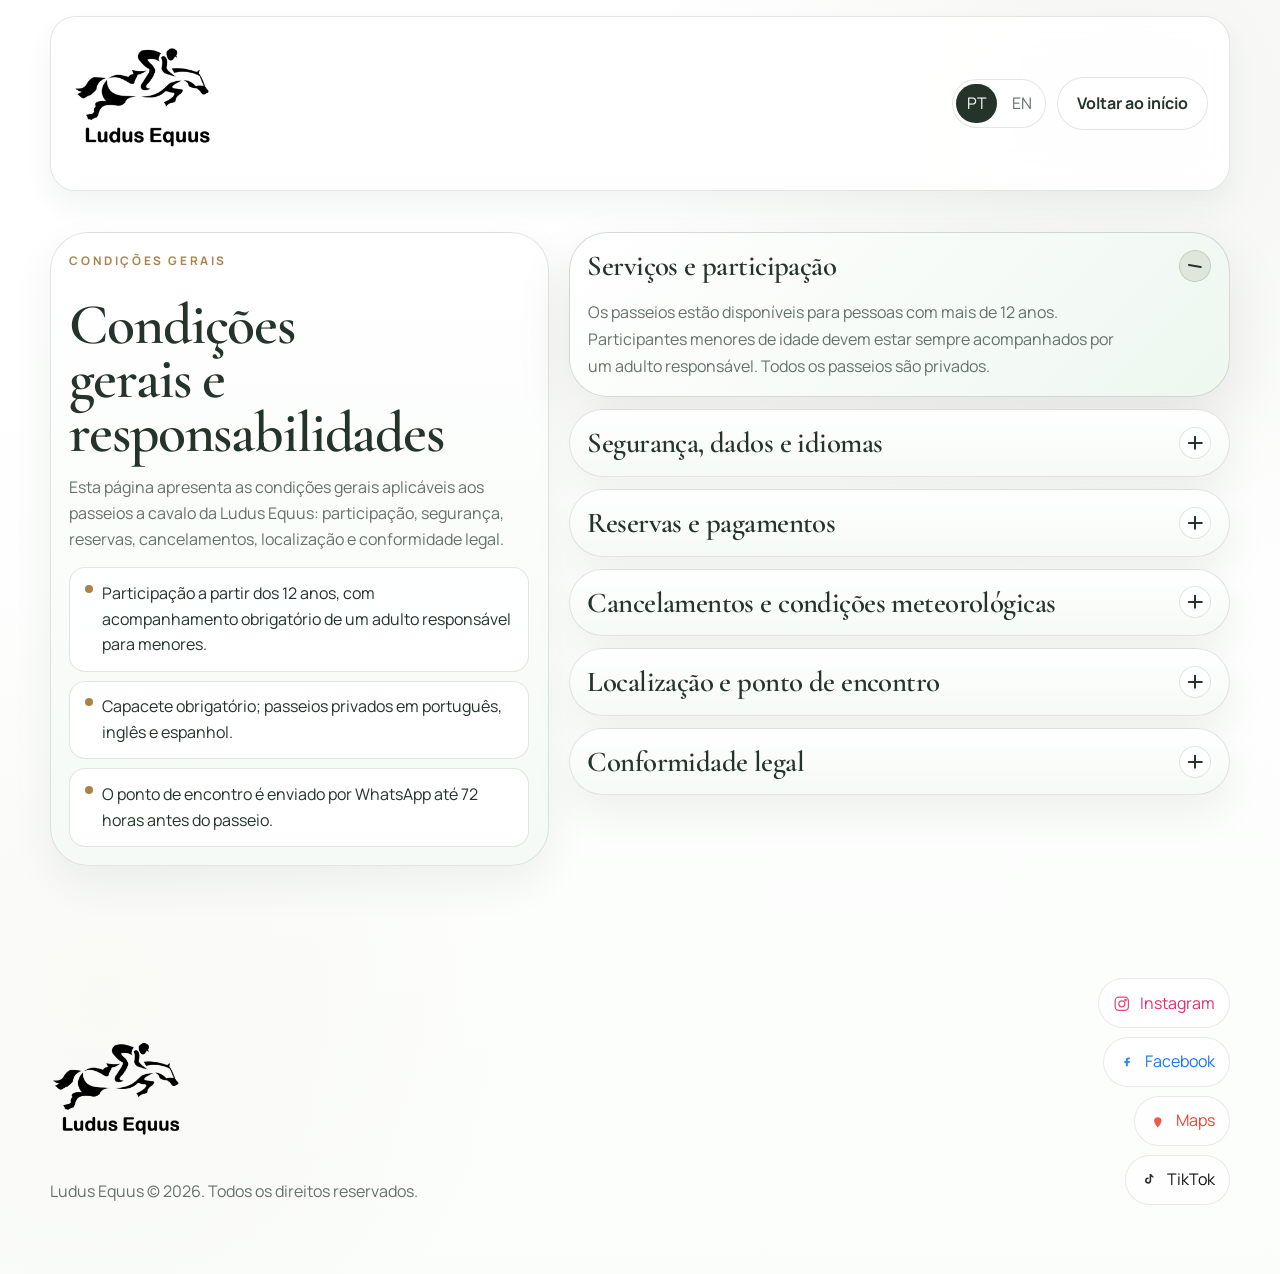
<file: terms.html>
<!DOCTYPE html>
<html lang="pt">
<head>
  <meta charset="UTF-8" />
  <meta name="viewport" content="width=device-width, initial-scale=1.0" />
  <title>Ludus Equus — Terms</title>
  <meta name="description" content="Termos e responsabilidades da Ludus Equus." />
  <link rel="preconnect" href="https://fonts.googleapis.com" />
  <link rel="preconnect" href="https://fonts.gstatic.com" crossorigin />
  <link
    href="https://fonts.googleapis.com/css2?family=Manrope:wght@400;500;600;700;800&family=Cormorant+Garamond:wght@500;600;700&display=swap"
    rel="stylesheet"
  />
  <link rel="stylesheet" href="./styles.css" />
</head>
<body>
  <a class="skip-link" href="#main">Saltar para o conteúdo</a>

  <header class="site-header">
    <div class="container header-shell">
      <div class="header-inner">
        <a class="brand" href="./index.html" aria-label="Ludus Equus, voltar ao início">
          <img
            class="brand-logo"
            src="./imagens/logotipoLudus.png"
            alt="Logótipo Ludus Equus"
            width="262"
            height="80"
          />
        </a>

        <div class="header-actions">
          <div class="lang-switch" aria-label="Language switcher">
            <button type="button" class="lang-btn is-active" data-lang-btn-terms="pt">PT</button>
            <button type="button" class="lang-btn" data-lang-btn-terms="en">EN</button>
          </div>
          <a class="btn btn-secondary" href="./index.html" data-i18n-terms="backHome">Voltar ao início</a>
        </div>
      </div>
    </div>
  </header>

  <main id="main" class="section terms-page">
    <div class="container terms-layout">
      <aside class="terms-aside reveal">
        <p class="eyebrow" data-i18n-terms="termsEyebrow">Condições gerais</p>
        <h1 data-i18n-terms="termsTitle">Condições gerais e responsabilidades</h1>
        <p data-i18n-terms="termsIntro">
          Esta página apresenta as condições gerais aplicáveis aos passeios a cavalo da Ludus Equus: participação, segurança, reservas, cancelamentos, localização e conformidade legal.
        </p>
        <ul class="terms-highlights" aria-label="Quick reference">
          <li data-i18n-terms="termsPoint1">Participação a partir dos 12 anos, com acompanhamento obrigatório de um adulto responsável para menores.</li>
          <li data-i18n-terms="termsPoint2">Capacete obrigatório; passeios privados em português, inglês e espanhol.</li>
          <li data-i18n-terms="termsPoint3">O ponto de encontro é enviado por WhatsApp até 72 horas antes do passeio.</li>
        </ul>
      </aside>

      <section class="terms-content">
        <div class="terms-accordion reveal">
          <details class="term-accordion" open>
            <summary class="term-accordion-trigger">
              <span class="term-accordion-copy">
                <span class="term-accordion-title" data-i18n-terms="legal1Title">Serviços e participação</span>
              </span>
              <span class="term-accordion-icon" aria-hidden="true"></span>
            </summary>
            <div class="term-accordion-panel">
              <div class="term-accordion-panel-inner">
                <p data-i18n-terms="legal1Text">
                  Os passeios estão disponíveis para pessoas com mais de 12 anos. Participantes menores de idade devem estar sempre acompanhados por um adulto responsável. Todos os passeios são privados.
                </p>
              </div>
            </div>
          </details>

          <details class="term-accordion">
            <summary class="term-accordion-trigger">
              <span class="term-accordion-copy">
                <span class="term-accordion-title" data-i18n-terms="legal2Title">Segurança, dados e idiomas</span>
              </span>
              <span class="term-accordion-icon" aria-hidden="true"></span>
            </summary>
            <div class="term-accordion-panel">
              <div class="term-accordion-panel-inner">
                <p data-i18n-terms="legal2Text">
                  O uso de capacete ou equipamento de segurança para a cabeça é obrigatório. Recomenda-se o uso de protetor solar. A Ludus Equus informa os participantes sobre a recolha de dados pessoais e/ou de imagem; estes dados são tratados de forma confidencial, para finalidades previamente definidas e autorizadas, em conformidade com o RGPD. Os passeios podem ser realizados em português, inglês e espanhol.
                </p>
              </div>
            </div>
          </details>

          <details class="term-accordion">
            <summary class="term-accordion-trigger">
              <span class="term-accordion-copy">
                <span class="term-accordion-title" data-i18n-terms="legal3Title">Reservas e pagamentos</span>
              </span>
              <span class="term-accordion-icon" aria-hidden="true"></span>
            </summary>
            <div class="term-accordion-panel">
              <div class="term-accordion-panel-inner">
                <p data-i18n-terms="legal3Text">
                  A disponibilidade, a reserva, o ponto de encontro e a confirmação final devem ser validados diretamente com a Ludus Equus. A reserva é confirmada mediante o pagamento de 50% do valor do passeio. Os pagamentos podem ser feitos em dinheiro, MB Way ou transferência bancária, de acordo com as instruções fornecidas na fatura.
                </p>
              </div>
            </div>
          </details>

          <details class="term-accordion">
            <summary class="term-accordion-trigger">
              <span class="term-accordion-copy">
                <span class="term-accordion-title" data-i18n-terms="legal4Title">Cancelamentos e condições meteorológicas</span>
              </span>
              <span class="term-accordion-icon" aria-hidden="true"></span>
            </summary>
            <div class="term-accordion-panel">
              <div class="term-accordion-panel-inner">
                <p data-i18n-terms="legal4Text">
                  O cancelamento é gratuito quando feito até 15 dias antes do passeio. Se as condições meteorológicas impedirem a realização, poderá ser emitido um voucher para nova data. Em casos devidamente justificados, incluindo participantes de nacionalidade não portuguesa, poderá ser considerado o reembolso total do montante já pago.
                </p>
              </div>
            </div>
          </details>

          <details class="term-accordion">
            <summary class="term-accordion-trigger">
              <span class="term-accordion-copy">
                <span class="term-accordion-title" data-i18n-terms="legal5Title">Localização e ponto de encontro</span>
              </span>
              <span class="term-accordion-icon" aria-hidden="true"></span>
            </summary>
            <div class="term-accordion-panel">
              <div class="term-accordion-panel-inner">
                <p data-i18n-terms="legal5Text">
                  Após a reserva ser validada e até 72 horas antes do passeio, o participante recebe por WhatsApp a localização do passeio. Embora Waze e Google Maps apresentem a localização "Ludus Equus", o ponto de encontro do passeio a cavalo na água não é nas instalações da empresa. Por esse motivo, a localização enviada por WhatsApp deve ser seguida.
                </p>
              </div>
            </div>
          </details>

          <details class="term-accordion">
            <summary class="term-accordion-trigger">
              <span class="term-accordion-copy">
                <span class="term-accordion-title" data-i18n-terms="legal6Title">Conformidade legal</span>
              </span>
              <span class="term-accordion-icon" aria-hidden="true"></span>
            </summary>
            <div class="term-accordion-panel">
              <div class="term-accordion-panel-inner">
                <p data-i18n-terms="legal6Text">
                  A Ludus Equus é uma empresa registada no Turismo de Portugal, com o registo n.º 547/2021.
                </p>
              </div>
            </div>
          </details>
        </div>
      </section>
    </div>
  </main>

  <footer class="site-footer">
    <div class="container footer-grid">
      <div class="footer-brand">
        <img
          class="footer-logo"
          src="./imagens/logotipoLudus.png"
          alt="Logotipo Ludus Equus"
          width="262"
          height="80"
        />
        <p data-i18n-terms="termsCopyright">
          Ludus Equus &copy; 2026. Todos os direitos reservados.
        </p>
      </div>

      

      <div class="footer-social">
        <a
          class="footer-social-link footer-social-instagram"
          href="https://www.instagram.com/ludus_equus/"
          target="_blank"
          rel="noopener noreferrer"
          aria-label="Instagram Ludus Equus"
        >
          <svg class="footer-social-icon footer-social-icon-instagram" viewBox="0 0 24 24" aria-hidden="true" focusable="false">
            <rect x="3" y="3" width="18" height="18" rx="5" ry="5"></rect>
            <circle cx="12" cy="12" r="4.1"></circle>
            <circle cx="17.1" cy="6.9" r="1.1"></circle>
          </svg>
          <span>Instagram</span>
        </a>
        <a
          class="footer-social-link footer-social-facebook"
          href="https://www.facebook.com/ludusequuschillout/"
          target="_blank"
          rel="noopener noreferrer"
          aria-label="Facebook Ludus Equus"
        >
          <svg class="footer-social-icon footer-social-icon-facebook" viewBox="0 0 24 24" aria-hidden="true" focusable="false">
            <path d="M14 8.5h2.2V6H14c-2 0-3.3 1.3-3.3 3.4V11H8.7v2.7h2V18h2.8v-4.3h2.3l.4-2.7h-2.7V9.8c0-.8.4-1.3 1.5-1.3Z"></path>
          </svg>
          <span>Facebook</span>
        </a>
        <a
          class="footer-social-link footer-social-maps"
          href="https://maps.app.goo.gl/vcqVNafJ2v9DB6XEA"
          target="_blank"
          rel="noopener noreferrer"
          aria-label="Abrir localização no Google Maps"
        >
          <svg class="footer-social-icon footer-social-icon-maps" viewBox="0 0 24 24" aria-hidden="true" focusable="false">
            <path d="M12 21s5-5 5-9a5 5 0 1 0-10 0c0 4 5 9 5 9Z"></path>
            <circle cx="12" cy="12" r="1.8"></circle>
          </svg>
          <span>Maps</span>
        </a>
        <a
          class="footer-social-link footer-social-tiktok"
          href="https://www.tiktok.com/@ludusequus?is_from_webapp=1&sender_device=pc"
          target="_blank"
          rel="noopener noreferrer"
          aria-label="TikTok Ludus Equus"
        >
          <svg class="footer-social-icon footer-social-icon-tiktok" viewBox="0 0 24 24" aria-hidden="true" focusable="false">
            <path d="M15.5 4.2c.4 1.5 1.3 2.4 2.8 2.8v2.2c-1.1-.1-2.1-.5-3-1.2v5.1a4.2 4.2 0 1 1-3.6-4.1v2.2a2 2 0 1 0 1.4 1.9V4.2h2.4Z"></path>
          </svg>
          <span>TikTok</span>
        </a>
      </div>
    </div>
  </footer>

  <script src="./content.js"></script>
  <script src="./script.js"></script>
</body>
</html>
</file>
<file: styles.css>
:root {
  --text-xs: 0.74rem;
  --text-sm: 0.92rem;
  --text-base: 1rem;
  --text-lg: clamp(1.2rem, 1rem + 1vw, 1.55rem);
  --text-xl: clamp(2.05rem, 1.45rem + 2.5vw, 3.35rem);
  --text-2xl: clamp(3rem, 2.2rem + 4.2vw, 5.5rem);

  --space-2: 0.5rem;
  --space-3: 0.75rem;
  --space-4: 1rem;
  --space-6: 1.5rem;
  --space-8: 2rem;

  --color-bg: #ffffff;
  --color-bg-strong: #f5faf7;
  --color-surface: #ffffff;
  --color-surface-strong: #f8fbf8;
  --color-text: #30271f;
  --color-text-muted: #6f6255;
  --color-line: rgba(48, 39, 31, 0.1);
  --color-primary: #5d6f44;
  --color-primary-strong: #455434;
  --color-accent: #be8a42;

  --shadow-soft: 0 18px 42px rgba(48, 39, 31, 0.06);

  --radius-sm: 0.8rem;
  --radius-md: 1.25rem;
  --radius-lg: 1.8rem;
  --radius-xl: 2.4rem;

  --content-default: 1180px;

  --font-display: "Cormorant Garamond", Georgia, serif;
  --font-body: "Manrope", Arial, sans-serif;

  --ease-premium: cubic-bezier(0.16, 1, 0.3, 1);
  --transition-fast: 160ms var(--ease-premium);
  --transition-base: 240ms var(--ease-premium);
  --transition-slow: 420ms var(--ease-premium);
  --motion-lift: -2px;
  --motion-reveal: 10px;
  --focus-ring: 0 0 0 3px rgba(180, 136, 80, 0.28);
}

/* Global reset */
*, *::before, *::after {
  box-sizing: border-box;
}

html {
  scroll-behavior: smooth;
  overscroll-behavior-y: none;
  overflow-x: clip;
}

body {
  margin: 0;
  min-height: 100vh;
  font-family: var(--font-body);
  font-size: var(--text-base);
  line-height: 1.6;
  color: var(--color-text);
  background:
    radial-gradient(circle at 88% 8%, rgba(93, 111, 68, 0.08), transparent 30%),
    radial-gradient(circle at 8% 78%, rgba(190, 138, 66, 0.045), transparent 28%),
    linear-gradient(180deg, #ffffff 0%, #fbfdfb 100%);
  overflow-x: clip;
  overscroll-behavior-y: none;
}

body.menu-open {
  overflow: clip;
}

body.modal-open {
  overflow: hidden;
}

img, svg {
  display: block;
  max-width: 100%;
}

a {
  color: inherit;
  text-decoration: none;
}

button,
input,
textarea,
select {
  font: inherit;
}

button {
  cursor: pointer;
}

/* Skip link */
.skip-link {
  position: absolute;
  left: -999px;
  top: auto;
}

.skip-link:focus {
  left: 1rem;
  top: 1rem;
  padding: 0.75rem 1rem;
  border-radius: var(--radius-sm);
  background: var(--color-text);
  color: #fff;
  z-index: 1000;
}

/* Layout */
.container {
  width: min(calc(100% - 1.5rem), var(--content-default));
  margin-inline: auto;
}

.section {
  padding-block: clamp(4.25rem, 11vw, 7.25rem);
  scroll-margin-top: 8.5rem;
}

.section-soft {
  background: linear-gradient(180deg, rgba(255, 255, 255, 0.96), rgba(249, 252, 249, 0.98));
}

.scenic-break {
  position: relative;
  min-height: clamp(18rem, 42vw, 31rem);
  margin: 0;
  overflow: hidden;
  background:
    linear-gradient(180deg, rgba(28, 20, 13, 0.08), rgba(28, 20, 13, 0.18)),
    url("./imagens/barragem_quadrada.png") center center / cover no-repeat;
  background-attachment: fixed;
  box-shadow:
    inset 0 1px 0 rgba(255, 255, 255, 0.22),
    inset 0 -1px 0 rgba(48, 39, 31, 0.08);
}

.scenic-break-mobile {
  display: none;
}

.scenic-scroll-cue {
  position: absolute;
  top: 0.95rem;
  left: 50%;
  z-index: 1;
  display: inline-flex;
  align-items: center;
  justify-content: center;
  width: 2.25rem;
  height: 2.25rem;
  border: 1px solid rgba(255, 255, 255, 0.28);
  border-radius: 999px;
  background: rgba(28, 20, 13, 0.18);
  color: rgba(255, 255, 255, 0.92);
  backdrop-filter: blur(8px);
  transform: translateX(-50%);
  pointer-events: none;
}

.scenic-scroll-cue-icon {
  width: 0.75rem;
  height: 0.75rem;
  position: relative;
  flex: 0 0 auto;
}

.scenic-scroll-cue-icon::before,
.scenic-scroll-cue-icon::after {
  content: "";
  position: absolute;
  left: 50%;
  transform: translateX(-50%);
}

.scenic-scroll-cue-icon::after {
  top: 0.1rem;
  left: 50%;
  width: 0.42rem;
  height: 0.42rem;
  border-right: 1.8px solid currentColor;
  border-bottom: 1.8px solid currentColor;
  transform: translateX(-50%) rotate(45deg);
  transform-origin: center;
  animation: scenic-scroll-arrow 1.5s var(--ease-premium) infinite;
  will-change: top, opacity;
}

@keyframes scenic-scroll-arrow {
  0% {
    opacity: 0.25;
    top: 0.1rem;
  }
  55% {
    opacity: 1;
  }
  100% {
    opacity: 0;
    top: 0.42rem;
  }
}

.scenic-break::after {
  content: "";
  position: absolute;
  inset: 0;
  background: linear-gradient(180deg, rgba(250, 246, 239, 0.05), rgba(250, 246, 239, 0.18));
  pointer-events: none;
}

@media (max-width: 759px) {
  .scenic-break-desktop {
    display: none;
  }

  .scenic-break-mobile {
    display: block;
  }

  .scenic-break {
    min-height: clamp(16rem, 58vw, 23rem);
    background-position: center 42%;
    background-size: cover;
    background-attachment: scroll;
  }

  .scenic-scroll-cue {
    top: 0.8rem;
    width: 2rem;
    height: 2rem;
  }

  .scenic-break-mobile .scenic-scroll-cue {
    display: none;
  }
}

@media (min-width: 760px) and (max-width: 979px) {
  /* Tablet follows the mobile section order: the scenic image comes after Who. */
  .scenic-break-desktop {
    display: none;
  }

  .scenic-break-mobile {
    display: block;
  }

  .scenic-break {
    min-height: clamp(18rem, 38vw, 28rem);
    background-position: center 40%;
    background-size: cover;
    background-attachment: scroll;
  }

  .scenic-break-mobile .scenic-scroll-cue {
    display: none;
  }
}

@media (prefers-reduced-motion: reduce) {
  .scenic-break {
    background-attachment: scroll;
  }

  .scenic-scroll-cue-icon::after {
    animation: none;
    opacity: 0.9;
  }
}

/* Typography */
.eyebrow {
  margin: 0 0 var(--space-3);
  font-size: var(--text-xs);
  font-weight: 700;
  letter-spacing: 0.22em;
  text-transform: uppercase;
  color: var(--color-accent);
}

h1, h2, h3 {
  margin: 0;
  font-family: var(--font-display);
  font-weight: 600;
  line-height: 0.94;
  letter-spacing: -0.02em;
  text-wrap: balance;
}

h1 {
  font-size: var(--text-2xl);
  max-width: 9ch;
}

h2 {
  font-size: var(--text-xl);
  max-width: 18ch;
}

h3 {
  font-size: var(--text-lg);
}

p {
  margin: 0;
  color: var(--color-text-muted);
}

/* Header */
.site-header {
  position: sticky;
  top: 0;
  z-index: 100;
  padding-top: 0.7rem;
  transition: transform var(--transition-base);
}

.site-header.is-hidden {
  transform: translateY(calc(-100% - 1rem));
}

.header-shell {
  position: relative;
}

.header-inner {
  display: flex;
  align-items: center;
  justify-content: space-between;
  gap: 0.9rem;
  min-height: 4.5rem;
  padding: 0.7rem 0.9rem;
  border: 1px solid rgba(255, 255, 255, 0.65);
  border-radius: 1.6rem;
  background: rgba(255, 252, 247, 0.82);
  backdrop-filter: blur(16px);
  box-shadow: 0 14px 28px rgba(48, 39, 31, 0.05);
}

.brand {
  display: inline-flex;
  align-items: center;
  gap: 0.75rem;
  min-width: 0;
  flex: 1 1 auto;
}

.brand-logo {
  width: 6.2rem;
  height: auto;
  flex-shrink: 0;
  object-fit: contain;
}

.brand-copy {
  display: grid;
  gap: 0.1rem;
  min-width: 0;
}

.desktop-nav,
.desktop-lang,
.desktop-cta {
  display: none;
}

.desktop-nav a,
.mobile-nav a,
.footer-links a {
  color: var(--color-text-muted);
  opacity: 0.9;
  transition: transform var(--transition-fast), opacity var(--transition-fast);
}

.desktop-nav a:hover,
.mobile-nav a:hover,
.footer-links a:hover {
  opacity: 1;
}

.desktop-nav a:hover {
  transform: translateY(-1px);
}

.menu-toggle:hover {
  transform: translateY(-1px);
  opacity: 0.96;
}

.header-actions {
  display: flex;
  align-items: center;
  gap: 0.65rem;
  flex: 0 0 auto;
}

.header-actions .desktop-cta,
.header-actions .desktop-lang,
.header-actions .menu-toggle {
  min-height: var(--header-control-h, 2.9rem);
}

.header-actions .desktop-cta,
.header-actions .desktop-lang {
  display: inline-flex;
  align-items: center;
  justify-content: center;
  box-sizing: border-box;
  line-height: 1;
  white-space: nowrap;
}

/* Language switch */
.lang-switch {
  display: inline-flex;
  align-items: center;
  gap: 0.25rem;
  padding: 0.22rem;
  border: 1px solid var(--color-line);
  border-radius: 999px;
  background: rgba(255, 255, 255, 0.6);
  min-height: var(--header-control-h, 2.9rem);
}

.lang-btn {
  min-width: 2.15rem;
  border: 0;
  border-radius: 999px;
  padding: 0.44rem 0.65rem;
  min-height: calc(var(--header-control-h, 2.9rem) - 0.44rem);
  background: transparent;
  color: var(--color-text-muted);
  transition: transform var(--transition-fast), opacity var(--transition-fast);
}

.lang-btn.is-active {
  background: var(--color-text);
  color: #fff;
}

/* Buttons */
.btn {
  display: inline-flex;
  align-items: center;
  justify-content: center;
  min-height: 3rem;
  padding: 0.8rem 1.2rem;
  border: 1px solid transparent;
  border-radius: 999px;
  font-weight: 700;
  transition: transform var(--transition-fast), opacity var(--transition-fast);
}

.btn:hover {
  transform: translateY(-1px);
}

:where(.desktop-nav a, .mobile-nav a, .footer-links a, .lang-btn, .btn, .cta-contact-link, .term-accordion-trigger, .menu-toggle):focus-visible {
  outline: none;
  box-shadow: var(--focus-ring);
}

.btn-primary {
  background: var(--color-primary);
  color: #fff;
}

.btn-primary:hover {
  background: var(--color-primary-strong);
}

.btn-secondary {
  border-color: var(--color-line);
  background: rgba(255, 255, 255, 0.55);
  color: var(--color-text);
}

.btn-large {
  min-height: 3.4rem;
  padding-inline: 1.6rem;
}

/* Hero layout: desktop base styles */
.hero {
  padding-top: 3.6rem;
}

.hero::before {
  content: "";
  position: absolute;
  inset: 0;
  z-index: -1;
  display: none;
}

.hero-grid,
.story-grid,
.location-panel,
.cards-grid,
.photo-grid,
.terms-grid,
.footer-grid {
  display: grid;
  gap: 1.25rem;
}

.hero-copy {
  display: grid;
  gap: 0.9rem;
  max-width: 32rem;
}

.hero-brand-mobile {
  display: none;
}

.hero-text {
  max-width: 34ch;
  font-size: 1.06rem;
}

.hero-actions {
  display: flex;
  flex-direction: column;
  align-items: stretch;
  gap: 0.75rem;
  margin-top: 0.35rem;
}

.hero-actions .btn {
  width: 100%;
}

.hero-visual {
  position: relative;
  min-height: 23rem;
  padding-right: 1.3rem;
}

/* Image cards */
.hero-card,
.image-card,
.story-panel,
.location-panel,
.info-card,
.term-card,
.stats-card,
.cta-panel,
.legal-card,
.terms-aside {
  border: 1px solid var(--color-line);
  box-shadow: var(--shadow-soft);
  transition: transform var(--transition-base), opacity var(--transition-base);
}

.hero-card,
.image-card {
  margin: 0;
  overflow: hidden;
  border-radius: var(--radius-xl);
  background: var(--color-surface);
}

.hero-card img,
.image-card img {
  width: 100%;
  height: 100%;
  object-fit: cover;
}

.hero-card-main {
  width: min(100%, 18.8rem);
  aspect-ratio: 0.78;
}

.hero-card-side {
  position: absolute;
  right: 0;
  bottom: -1rem;
  width: min(44%, 8.75rem);
  aspect-ratio: 0.72;
}

/* Story panel */
.story-panel {
  display: grid;
  gap: 0.95rem;
  padding: 1rem;
  border-radius: var(--radius-xl);
  background: linear-gradient(180deg, rgba(255, 252, 247, 0.96), rgba(248, 242, 233, 0.92));
}

.location-panel {
  gap: 1.5rem;
  padding: 1.5rem;
  border-radius: var(--radius-xl);
  background: linear-gradient(180deg, rgba(255, 252, 247, 0.96), rgba(246, 240, 230, 0.92));
}

.story-head {
  display: grid;
  gap: 0.55rem;
  max-width: none;
}

.story-head h2 {
  max-width: none;
}

.story-copy {
  display: grid;
  gap: 0.8rem;
  max-width: none;
}

.story-actions {
  display: flex;
  justify-content: center;
  margin-top: 0.35rem;
}

.story-actions .btn {
  min-width: 10.5rem;
}

.who-modal {
  position: fixed;
  inset: 0;
  z-index: 200;
  display: grid;
  place-items: center;
  padding: 1rem;
  opacity: 0;
  visibility: hidden;
  pointer-events: none;
  transition: opacity var(--transition-base), visibility 0s linear 240ms;
}

.who-modal.is-open {
  opacity: 1;
  visibility: visible;
  pointer-events: auto;
  transition: opacity var(--transition-base), visibility 0s;
}

.who-modal[hidden] {
  display: none;
}

.who-modal-backdrop {
  position: absolute;
  inset: 0;
  background: rgba(28, 20, 13, 0.56);
  backdrop-filter: blur(8px);
}

.who-modal-card {
  position: relative;
  z-index: 1;
  width: min(100%, 64rem);
  max-height: calc(100vh - 2rem);
  overflow: auto;
  border: 1px solid rgba(48, 39, 31, 0.12);
  border-radius: 2rem;
  background:
    radial-gradient(circle at top right, rgba(180, 136, 80, 0.12), transparent 24%),
    linear-gradient(180deg, rgba(255, 252, 247, 0.98), rgba(247, 241, 232, 0.96));
  box-shadow: 0 32px 80px rgba(28, 20, 13, 0.22);
  transform: translateY(0.75rem) scale(0.985);
  opacity: 0;
  transition: transform var(--transition-base), opacity var(--transition-base);
  overscroll-behavior: contain;
}

.who-modal.is-open .who-modal-card {
  transform: translateY(0) scale(1);
  opacity: 1;
}

.who-modal-grid {
  display: grid;
  grid-template-columns: minmax(0, 1fr) minmax(16rem, 0.95fr);
  gap: 1.25rem;
  align-items: stretch;
  padding: 1.25rem;
  padding-top: 3.85rem;
}

.who-modal-copy {
  display: grid;
  gap: 0.9rem;
  align-content: start;
  padding-right: 0.45rem;
}

.who-modal-copy h3 {
  max-width: 15ch;
  font-size: clamp(2rem, 3.4vw, 3rem);
  line-height: 0.96;
}

.who-modal-note {
  font-weight: 700;
  color: var(--color-text);
}

.who-modal-figure {
  margin: 0;
  overflow: hidden;
  border-radius: 1.6rem;
  background: var(--color-surface);
  min-height: 100%;
}

.who-modal-figure img {
  width: 100%;
  height: 100%;
  object-fit: cover;
  object-position: center 42%;
}

.who-modal-close {
  position: absolute;
  top: 0.9rem;
  right: 0.9rem;
  z-index: 2;
  display: inline-flex;
  align-items: center;
  gap: 0.4rem;
  min-height: 2.65rem;
  padding: 0.55rem 0.9rem;
  border: 1px solid rgba(48, 39, 31, 0.12);
  border-radius: 999px;
  background: rgba(255, 255, 255, 0.8);
  color: var(--color-text);
  font-weight: 700;
  transition: transform var(--transition-fast), opacity var(--transition-fast);
}

.who-modal-close:hover {
  transform: translateY(-1px);
}

.who-modal-close:focus-visible {
  outline: none;
  box-shadow: var(--focus-ring);
}

.story-side {
  display: grid;
  gap: 0.8rem;
  justify-items: end;
}

.stats-card,
.info-card,
.term-card,
.legal-card,
.terms-aside {
  padding: 1.15rem;
  border-radius: var(--radius-lg);
  background: rgba(255, 252, 247, 0.88);
}

.stats-card {
  display: grid;
  gap: 0.15rem;
}

@media (hover: hover) and (pointer: fine) {
  .desktop-nav a:hover,
  .mobile-nav a:hover,
  .footer-links a:hover,
  .menu-toggle:hover,
  .lang-btn:hover,
  .btn:hover,
  .cta-contact-link:hover,
  .term-accordion:hover,
  .hero-card:hover,
  .image-card:hover,
  .story-panel:hover,
  .location-panel:hover,
  .info-card:hover,
  .term-card:hover,
  .stats-card:hover,
  .cta-panel:hover,
  .legal-card:hover,
  .terms-aside:hover {
    transform: translateY(var(--motion-lift));
  }
}

.stats-kicker,
.card-index {
  font-size: var(--text-xs);
  font-weight: 700;
  letter-spacing: 0.18em;
  text-transform: uppercase;
  color: var(--color-accent);
}

.stats-card strong {
  font-family: var(--font-display);
  font-size: clamp(2.75rem, 2rem + 5vw, 4rem);
  line-height: 0.95;
}

.story-image {
  aspect-ratio: 0.82;
  border-radius: var(--radius-lg);
  overflow: hidden;
}

.story-head h2 {
  font-size: clamp(2rem, 1.3rem + 2vw, 2.75rem);
  max-width: 18ch;
}

.story-copy p {
  max-width: 34ch;
}

/* Section heads */
.section-head {
  display: grid;
  gap: 0.75rem;
  margin-bottom: 1.8rem;
  max-width: 58rem;
}

.section-head h2 {
  max-width: 15ch;
}

.gallery-head {
  max-width: 62rem;
}

.gallery-head h2,
.section-head-wide h2 {
  max-width: 22ch;
}

.section-head p,
.gallery-head p,
.location-copy p,
.cta-panel p {
  max-width: 60ch;
}

.location-copy h2,
.cta-panel h2 {
  max-width: 13ch;
}

.story-head h2 {
  line-height: 0.95;
}

.location-copy {
  display: grid;
  gap: 0.9rem;
  max-width: 35rem;
}

.location-visual {
  position: relative;
  min-height: 23rem;
  padding-right: 1.2rem;
}

.location-image-main {
  width: min(100%, 24rem);
  aspect-ratio: 1.12;
}

.location-image-side {
  position: absolute;
  left: 0.5rem;
  bottom: 0.4rem;
  width: min(42%, 10rem);
  aspect-ratio: 1.02;
}

.cta-panel {
  display: grid;
  gap: 1.4rem;
  align-items: center;
  padding: 1.75rem;
  border-radius: var(--radius-xl);
  background:
    radial-gradient(circle at top right, rgba(180, 136, 80, 0.14), transparent 26%),
    linear-gradient(135deg, rgba(85, 102, 61, 0.08), rgba(250, 245, 238, 0.92));
  grid-template-columns: minmax(0, 1fr);
}

.cta-copy {
  display: grid;
  gap: 0.9rem;
  max-width: 42rem;
}

.cta-copy h2 {
  max-width: 15ch;
}

.cta-copy p {
  max-width: 48ch;
}

.cta-action {
  display: flex;
  align-items: center;
  justify-content: flex-start;
  justify-self: stretch;
  align-self: center;
  width: min(100%, 18rem);
  padding: 1.2rem;
  border: 1px solid rgba(48, 39, 31, 0.08);
  border-radius: 1.7rem;
  background: rgba(252, 248, 242, 0.72);
}

.cta-contacts {
  display: grid;
  gap: 0.75rem;
  width: 100%;
}

.cta-contact-link {
  appearance: none;
  width: 100%;
  text-align: left;
  cursor: pointer;
  display: grid;
  gap: 0.1rem;
  padding: 0.8rem 0.9rem;
  border: 1px solid rgba(48, 39, 31, 0.1);
  border-radius: 1rem;
  background: rgba(255, 255, 255, 0.58);
  transition: transform var(--transition-fast), opacity var(--transition-fast);
}

.cta-contact-link:hover {
  transform: translateY(-1px);
}

.cta-contact-link:focus-visible {
  outline: 3px solid rgba(180, 136, 80, 0.35);
  outline-offset: 2px;
}

.cta-contact-label {
  font-size: var(--text-xs);
  font-weight: 700;
  letter-spacing: 0.18em;
  text-transform: uppercase;
  color: var(--color-accent);
}

.cta-contact-value {
  font-size: 1rem;
  font-weight: 700;
  color: var(--color-text);
  word-break: break-word;
}

.cta-contacts .btn {
  width: 100%;
}

.cta-copy-status {
  min-height: 1.2rem;
  margin-top: -0.15rem;
  font-size: 0.86rem;
  line-height: 1.35;
  color: var(--color-text-muted);
  opacity: 0;
  transition: opacity var(--transition-fast);
}

.cta-copy-status.is-visible {
  opacity: 1;
}

/* Terms page */
.terms-page {
  padding-block: clamp(1.6rem, 4vw, 2.6rem) clamp(4rem, 8vw, 6rem);
}

.terms-layout {
  display: grid;
  gap: 1rem;
  align-items: start;
}

.terms-aside,
.terms-content {
  min-width: 0;
}

.terms-aside {
  display: grid;
  gap: 0.95rem;
  padding: 1.15rem;
  border-radius: var(--radius-xl);
  background:
    radial-gradient(circle at top right, rgba(190, 138, 66, 0.07), transparent 26%),
    rgba(255, 252, 247, 0.9);
}

.terms-aside h1 {
  max-width: 12ch;
  font-size: clamp(2.25rem, 5vw, 3.6rem);
  line-height: 0.94;
}

.terms-aside p {
  max-width: 44ch;
}

.terms-highlights {
  display: grid;
  gap: 0.55rem;
  margin: 0;
  padding: 0;
  list-style: none;
}

.terms-highlights li {
  position: relative;
  padding: 0.8rem 0.9rem 0.8rem 2rem;
  border: 1px solid rgba(48, 39, 31, 0.08);
  border-radius: 1rem;
  background: rgba(255, 255, 255, 0.62);
  color: var(--color-text);
}

.terms-highlights li::before {
  content: "";
  position: absolute;
  left: 0.9rem;
  top: 1.05rem;
  width: 0.5rem;
  height: 0.5rem;
  border-radius: 999px;
  background: var(--color-accent);
}

.terms-accordion {
  display: grid;
  gap: 0.75rem;
}

.term-accordion {
  overflow: hidden;
  border: 1px solid rgba(48, 39, 31, 0.1);
  border-radius: var(--radius-xl);
  background:
    linear-gradient(180deg, rgba(255, 253, 249, 0.98), rgba(246, 240, 231, 0.94));
  box-shadow: var(--shadow-soft);
  transition:
    transform var(--transition-base),
    opacity var(--transition-base),
    box-shadow var(--transition-base),
    border-color var(--transition-base);
}

.term-accordion[open] {
  border-color: rgba(48, 39, 31, 0.18);
  background:
    radial-gradient(circle at top right, rgba(190, 138, 66, 0.11), transparent 24%),
    linear-gradient(180deg, rgba(255, 253, 249, 1), rgba(246, 240, 231, 0.98));
  box-shadow: 0 24px 56px rgba(48, 39, 31, 0.1);
  transform: translateY(-1px);
}

.term-accordion.is-closing {
  box-shadow: var(--shadow-soft);
  transform: none;
}

.term-accordion-trigger {
  list-style: none;
  display: flex;
  align-items: center;
  justify-content: space-between;
  gap: 1rem;
  padding: 1.05rem 1.1rem;
  cursor: pointer;
  user-select: none;
}

.term-accordion-trigger::-webkit-details-marker {
  display: none;
}

.term-accordion-copy {
  display: grid;
  gap: 0.15rem;
}

.term-accordion-kicker {
  font-size: var(--text-xs);
  font-weight: 700;
  letter-spacing: 0.18em;
  text-transform: uppercase;
  color: var(--color-accent);
}

.term-accordion-title {
  font-family: var(--font-display);
  font-size: clamp(1.35rem, 2.8vw, 1.8rem);
  line-height: 1.02;
  font-weight: 600;
  letter-spacing: -0.02em;
  color: var(--color-text);
}

.term-accordion-icon {
  position: relative;
  flex: 0 0 auto;
  width: 2rem;
  height: 2rem;
  border-radius: 999px;
  border: 1px solid rgba(48, 39, 31, 0.12);
  background: rgba(255, 255, 255, 0.68);
  transform: rotate(0deg);
  transition: transform var(--transition-fast), background var(--transition-fast), border-color var(--transition-fast);
}

.term-accordion-icon::before,
.term-accordion-icon::after {
  content: "";
  position: absolute;
  left: 50%;
  top: 50%;
  width: 0.9rem;
  height: 2px;
  border-radius: 999px;
  background: var(--color-text);
  transform: translate(-50%, -50%);
  transition: transform var(--transition-fast), opacity var(--transition-fast);
}

.term-accordion-icon::after {
  transform: translate(-50%, -50%) rotate(90deg);
}

.term-accordion[open] .term-accordion-icon {
  background: rgba(93, 111, 68, 0.12);
  border-color: rgba(93, 111, 68, 0.2);
  transform: rotate(10deg);
}

.term-accordion[open] .term-accordion-icon::after {
  opacity: 0;
}

.term-accordion-panel {
  overflow: hidden;
  max-height: 0;
  opacity: 0;
  transform: translateY(-4px);
  transition:
    max-height var(--transition-base),
    opacity var(--transition-fast),
    transform var(--transition-fast);
  will-change: max-height, opacity, transform;
}

.term-accordion[open] .term-accordion-panel {
  max-height: 18rem;
  opacity: 1;
  transform: translateY(0);
}

.term-accordion.is-closing .term-accordion-panel {
  max-height: 0;
  opacity: 0;
  transform: translateY(-4px);
}

.term-accordion-panel-inner {
  padding: 0 1.1rem 1.05rem;
}

.term-accordion-panel-inner p {
  max-width: 55ch;
  margin: 0;
  color: var(--color-text-muted);
  line-height: 1.68;
}

.term-bullets {
  white-space: pre-line;
}

.term-accordion:hover {
  transform: translateY(var(--motion-lift));
}

/* Footer */
.site-footer {
  padding-block: 1rem 2.6rem;
}

.footer-brand {
  display: grid;
  gap: 0.9rem;
}

.footer-logo {
  width: 8.8rem;
  height: auto;
}

.footer-links {
  display: grid;
  gap: 0.55rem;
}

.footer-copy p {
  margin: 0;
  color: var(--color-text-muted);
}

.footer-social {
  display: flex;
  flex-direction: column;
  gap: 0.55rem;
  align-items: flex-start;
}

.footer-social-link {
  display: inline-flex;
  align-items: center;
  gap: 0.55rem;
  padding: 0.7rem 0.9rem;
  border: 1px solid rgba(48, 39, 31, 0.1);
  border-radius: 999px;
  background: rgba(255, 255, 255, 0.62);
  color: var(--color-text);
  transition: transform var(--transition-fast), opacity var(--transition-fast), background var(--transition-fast);
}

.footer-social-instagram {
  color: #e1306c;
}

.footer-social-facebook {
  color: #1877f2;
}

.footer-social-maps {
  color: #ea4335;
}

.footer-social-tiktok {
  color: #111111;
}

.footer-social-link:hover {
  transform: translateY(var(--motion-lift));
  background: rgba(255, 255, 255, 0.8);
}

.footer-social-link:focus-visible {
  outline: none;
  box-shadow: var(--focus-ring);
}

.footer-social-icon {
  width: 1.1rem;
  height: 1.1rem;
  flex: 0 0 auto;
  stroke-width: 1.7;
  stroke-linecap: round;
  stroke-linejoin: round;
  opacity: 0.88;
}

.footer-social-icon-instagram {
  fill: none;
  stroke: currentColor;
}

.footer-social-icon-facebook,
.footer-social-icon-maps,
.footer-social-icon-tiktok {
  fill: currentColor;
  stroke: none;
}

.footer-social-link:hover .footer-social-icon {
  opacity: 1;
}

/* Reveal animation */
.reveal {
  opacity: 0;
  transform: translateY(var(--motion-reveal));
  transition: opacity var(--transition-slow), transform var(--transition-slow);
}

.reveal.is-visible {
  opacity: 1;
  transform: translateY(0);
}

.hero .reveal {
  opacity: 1;
  transform: none;
}

/* Hero copy enters as a quiet sequence instead of appearing as one block. */
.hero .hero-copy > * {
  opacity: 0;
  transform: translateY(1rem);
  animation: hero-luxury-reveal 900ms var(--ease-premium) both;
}

.hero .hero-copy > .hero-brand-mobile,
.hero .hero-copy > .eyebrow {
  animation-delay: 80ms;
}

.hero .hero-copy > h1 {
  animation-delay: 240ms;
}

.hero .hero-copy > .hero-text {
  animation-delay: 420ms;
}

.hero .hero-copy > .hero-actions {
  animation-delay: 620ms;
}

@keyframes hero-luxury-reveal {
  from {
    opacity: 0;
    transform: translateY(1rem);
  }

  to {
    opacity: 1;
    transform: translateY(0);
  }
}

/* The desktop hero image follows the copy as the final visual reveal. */
@media (min-width: 980px) {
  .hero .hero-visual {
    opacity: 0;
    transform: translateY(1.2rem) scale(0.985);
    animation: hero-visual-reveal 1100ms var(--ease-premium) 320ms both;
  }
}

@keyframes hero-visual-reveal {
  from {
    opacity: 0;
    transform: translateY(1.2rem) scale(0.985);
  }

  to {
    opacity: 1;
    transform: translateY(0) scale(1);
  }
}

.who-reveal {
  --who-delay: 0ms;
  transform: translateY(8px);
  transition-delay: var(--who-delay);
}

.story-copy.who-reveal {
  --who-delay: 70ms;
}

.story-side .who-reveal:nth-child(1) {
  --who-delay: 150ms;
}

.story-side .who-reveal:nth-child(2) {
  --who-delay: 230ms;
}

.story-side .who-reveal:nth-child(3) {
  --who-delay: 310ms;
}

/* Who section copy reveals in small, deliberate steps. */
#who .section-head > *,
#who .story-copy > * {
  opacity: 0;
  transform: translateY(1rem);
  transition: opacity 760ms var(--ease-premium), transform 760ms var(--ease-premium);
}

#who .section-head.is-visible > .eyebrow {
  opacity: 1;
  transform: translateY(0);
  transition-delay: 80ms;
}

#who .section-head.is-visible > h2 {
  opacity: 1;
  transform: translateY(0);
  transition-delay: 240ms;
}

#who .story-copy.is-visible > p:nth-of-type(1) {
  opacity: 1;
  transform: translateY(0);
  transition-delay: 420ms;
}

#who .story-copy.is-visible > p:nth-of-type(2) {
  opacity: 1;
  transform: translateY(0);
  transition-delay: 560ms;
}

#who .story-copy.is-visible > .story-actions {
  opacity: 1;
  transform: translateY(0);
  transition-delay: 700ms;
}

/* Shared section reveals: stagger static content without touching interactive transforms. */
.section-head.reveal > *,
.location-panel.reveal > .location-copy > *,
.location-panel.reveal > .location-visual,
.cta-panel.reveal > .cta-copy > *,
.cta-panel.reveal > .cta-action,
.terms-accordion.reveal > details,
.terms-aside.reveal > *,
.site-footer.reveal > .footer-grid > * {
  opacity: 0;
  transform: translateY(0.9rem);
  transition: opacity 760ms var(--ease-premium), transform 760ms var(--ease-premium);
}

.section-head.reveal.is-visible > *,
.location-panel.reveal.is-visible > .location-copy > *,
.location-panel.reveal.is-visible > .location-visual,
.cta-panel.reveal.is-visible > .cta-copy > *,
.cta-panel.reveal.is-visible > .cta-action,
.terms-accordion.reveal.is-visible > details,
.terms-aside.reveal.is-visible > *,
.site-footer.reveal.is-visible > .footer-grid > * {
  opacity: 1;
  transform: translateY(0);
}

.section-head.reveal.is-visible > :nth-child(1),
.location-panel.reveal.is-visible > .location-copy > :nth-child(1),
.cta-panel.reveal.is-visible > .cta-copy > :nth-child(1),
.terms-accordion.reveal.is-visible > details:nth-child(1),
.terms-aside.reveal.is-visible > :nth-child(1),
.site-footer.reveal.is-visible > .footer-grid > :nth-child(1) {
  transition-delay: 80ms;
}

.section-head.reveal.is-visible > :nth-child(2),
.location-panel.reveal.is-visible > .location-copy > :nth-child(2),
.cta-panel.reveal.is-visible > .cta-copy > :nth-child(2),
.terms-accordion.reveal.is-visible > details:nth-child(2),
.terms-aside.reveal.is-visible > :nth-child(2),
.site-footer.reveal.is-visible > .footer-grid > :nth-child(2) {
  transition-delay: 220ms;
}

.section-head.reveal.is-visible > :nth-child(3),
.location-panel.reveal.is-visible > .location-copy > :nth-child(3),
.cta-panel.reveal.is-visible > .cta-copy > :nth-child(3),
.terms-accordion.reveal.is-visible > details:nth-child(3),
.terms-aside.reveal.is-visible > :nth-child(3),
.site-footer.reveal.is-visible > .footer-grid > :nth-child(3) {
  transition-delay: 360ms;
}

.location-panel.reveal.is-visible > .location-copy > :nth-child(4),
.cta-panel.reveal.is-visible > .cta-copy > :nth-child(4),
.terms-accordion.reveal.is-visible > details:nth-child(4),
.terms-aside.reveal.is-visible > :nth-child(4),
.site-footer.reveal.is-visible > .footer-grid > :nth-child(4) {
  transition-delay: 500ms;
}

.location-panel.reveal.is-visible > .location-copy > :nth-child(5),
.cta-panel.reveal.is-visible > .cta-copy > :nth-child(5),
.terms-aside.reveal.is-visible > :nth-child(5),
.site-footer.reveal.is-visible > .footer-grid > :nth-child(5) {
  transition-delay: 640ms;
}

.terms-accordion.reveal.is-visible > details:nth-child(5) {
  transition-delay: 640ms;
}

.terms-accordion.reveal.is-visible > details:nth-child(6) {
  transition-delay: 780ms;
}

.location-panel.reveal.is-visible > .location-visual,
.cta-panel.reveal.is-visible > .cta-action {
  transition-delay: 360ms;
}

/* Responsive tweaks */
@media (max-width: 979px) {
  .brand-copy span {
    display: none;
  }

  .desktop-nav,
  .desktop-lang,
  .desktop-cta {
    display: none !important;
  }

  .mobile-lang .lang-btn {
    min-width: 1.9rem;
    padding: 0.34rem 0.48rem;
    font-size: 0.75rem;
  }
}

@media (max-width: 759px) {
  .site-footer {
    padding-block: 0.85rem 2.2rem;
  }

  .footer-grid {
    grid-template-columns: minmax(0, 1fr) auto;
    grid-template-areas:
      "links social"
      "copy copy";
    align-items: end;
    gap: 0.65rem 1rem;
  }

  .footer-brand {
    display: none;
  }

  .footer-links {
    grid-area: links;
    justify-self: start;
    align-self: start;
    margin-top: -0.12rem;
  }

  .footer-copy {
    grid-area: copy;
    justify-self: start;
    align-self: end;
    padding-top: 0.2rem;
  }

  .footer-social {
    grid-area: social;
    justify-self: end;
    align-self: start;
    align-items: flex-end;
  }

  .footer-social-link {
    padding: 0.62rem 0.78rem;
    gap: 0.45rem;
  }
}

@media (min-width: 760px) {
  .container {
    width: min(calc(100% - 2.25rem), var(--content-default));
  }

  .hero-grid,
  .story-grid,
  .location-panel,
  .cta-panel,
  .footer-grid,
  .terms-layout {
    grid-template-columns: minmax(0, 1fr) minmax(0, 1fr);
  }

  .hero {
    padding-top: 3.25rem;
  }

  .hero-actions {
    flex-direction: row;
    align-items: center;
  }

  .hero-actions .btn {
    width: auto;
  }

  .hero-visual {
    justify-self: end;
    min-height: 31rem;
    width: min(100%, 29rem);
  }

  .hero-card-main {
    width: min(100%, 23rem);
  }

  .hero-card-side {
    width: min(40%, 10.2rem);
  }

  .location-visual {
    justify-self: end;
    min-height: 30rem;
    width: min(100%, 29rem);
  }

  .location-image-main {
    width: min(100%, 23rem);
  }

  .location-image-side {
    width: min(42%, 10rem);
  }

  .terms-layout {
    grid-template-columns: minmax(16rem, 0.86fr) minmax(0, 1.14fr);
    gap: 1.25rem;
  }

  .terms-aside {
    position: sticky;
    top: 6rem;
  }

  .terms-content {
    grid-template-columns: repeat(2, minmax(0, 1fr));
    gap: 1rem;
  }

  .legal-card {
    min-height: 100%;
  }
}

@media (min-width: 760px) and (max-width: 979px) {
  .container {
    width: min(calc(100% - 3rem), var(--content-default));
  }

  .site-header {
    position: sticky;
    top: 0;
    z-index: 100;
    padding-top: 0.55rem;
    pointer-events: none;
  }

  .site-header .header-shell {
    pointer-events: auto;
  }

  .header-inner {
    min-height: 4.15rem;
    padding: 0.58rem 0.78rem;
    border-radius: 1.35rem;
    background: linear-gradient(180deg, rgba(255, 252, 247, 0.78), rgba(255, 252, 247, 0.5));
    backdrop-filter: blur(18px);
    box-shadow: 0 16px 34px rgba(48, 39, 31, 0.05);
  }

  .brand {
    flex: 0 1 auto;
    gap: 0;
  }

  .brand-copy {
    display: none;
  }

  .brand-logo {
    width: 5.3rem;
  }

  .header-actions {
    gap: 0.45rem;
  }

  .site-header {
    --header-control-h: 2.9rem;
  }

  .desktop-lang,
  .desktop-cta {
    display: inline-flex !important;
  }

  .desktop-lang {
    padding: 0.2rem;
    border-radius: 999px;
  }

  .desktop-lang .lang-btn {
    min-width: 2rem;
    padding: 0.32rem 0.5rem;
    font-size: 0.76rem;
    line-height: 1;
  }

  .desktop-cta {
    padding: 0.58rem 1rem;
    font-size: 0.82rem;
    border-radius: 999px;
  }

  .menu-toggle {
    width: 2.45rem;
    height: 2.45rem;
    padding: 0;
    position: relative;
    border: 1px solid rgba(48, 39, 31, 0.12);
    border-radius: 999px;
    background: rgba(255, 252, 247, 0.8);
    color: var(--color-text);
    flex-shrink: 0;
    transition: transform var(--transition-fast), opacity var(--transition-fast), background var(--transition-fast);
  }

  .menu-toggle span {
    position: absolute;
    inset: 0;
    margin: auto;
    width: 1.05rem;
    height: 2px;
    border-radius: 999px;
    background: currentColor;
    transition: transform var(--transition-fast), opacity var(--transition-fast);
  }

  .menu-toggle span:nth-child(1) {
    transform: translateY(-0.32rem);
  }

  .menu-toggle span:nth-child(2) {
    transform: translateY(0);
  }

  .menu-toggle span:nth-child(3) {
    transform: translateY(0.32rem);
  }

  .menu-toggle[aria-expanded="true"] span:nth-child(1) {
    transform: translateY(0) rotate(45deg);
  }

  .menu-toggle[aria-expanded="true"] span:nth-child(2) {
    opacity: 0;
  }

  .menu-toggle[aria-expanded="true"] span:nth-child(3) {
    transform: translateY(0) rotate(-45deg);
  }

  .menu-toggle:hover {
    transform: translateY(-1px);
    opacity: 0.96;
  }

  .mobile-menu {
    position: absolute;
    left: 0;
    right: 0;
    top: calc(100% + 0.45rem);
    padding: 0 0.25rem;
    z-index: 99;
    opacity: 0;
    transform: translateY(-6px);
    pointer-events: none;
    transition: opacity var(--transition-base), transform var(--transition-base);
  }

  .mobile-menu.is-open {
    opacity: 1;
    transform: translateY(0);
    pointer-events: auto;
  }

  .mobile-menu-inner {
    display: grid;
    gap: 1rem;
    padding: 1rem 1.05rem;
    border: 1px solid var(--color-line);
    border-radius: 1.4rem;
    background: rgba(255, 252, 247, 0.96);
    box-shadow: 0 20px 42px rgba(48, 39, 31, 0.1);
    backdrop-filter: blur(16px);
    transform: scale(0.99);
    transition: transform var(--transition-base), opacity var(--transition-base);
  }

  .mobile-menu.is-open .mobile-menu-inner {
    transform: scale(1);
  }

  .mobile-nav {
    display: grid;
    gap: 0.15rem;
  }

  .mobile-nav a {
    display: block;
    padding: 0.8rem 0.15rem;
    font-size: 1rem;
    color: var(--color-text);
    border-bottom: 1px solid rgba(48, 39, 31, 0.08);
    transition: transform var(--transition-fast), opacity var(--transition-fast);
  }

  .mobile-nav a:hover {
    transform: translateX(0.15rem);
  }

  .mobile-nav a:last-child {
    border-bottom: 0;
  }

  .mobile-menu-footer {
    display: flex;
    align-items: center;
    justify-content: space-between;
    gap: 0.75rem;
    flex-wrap: wrap;
  }

  .hero {
    position: relative;
    min-height: calc(100vh + var(--site-header-h, 4.15rem));
    min-height: calc(100svh + var(--site-header-h, 4.15rem));
    min-height: calc(100dvh + var(--site-header-h, 4.15rem));
    display: flex;
    align-items: flex-start;
    margin-top: calc(var(--site-header-h, 4.15rem) * -1);
    padding-top: var(--site-header-h, 4.15rem);
    padding-bottom: 0;
    overflow: hidden;
    background:
      linear-gradient(180deg, rgba(28, 21, 15, 0.18) 0%, rgba(28, 21, 15, 0.34) 100%),
      url("./imagens/Barragem1.jpeg") center 26% / cover no-repeat;
  }

  .hero::before {
    display: block;
    position: absolute;
    inset: 0;
    background:
      linear-gradient(180deg, rgba(255, 248, 240, 0.04) 0%, rgba(48, 39, 31, 0.26) 100%);
    pointer-events: none;
  }

  .hero-grid {
    position: relative;
    z-index: 1;
    min-height: calc(100vh + 0.35rem);
    min-height: calc(100svh + 0.35rem);
    min-height: calc(100dvh + 0.35rem);
    align-content: center;
    padding-top: 0;
    padding-bottom: calc(var(--site-header-h, 4.15rem) * 0.35);
    gap: 0;
  }

  .hero-copy {
    max-width: 100%;
    padding: 0.2rem 0.6rem 0.25rem;
    border: 0;
    border-radius: 0;
    background: transparent;
    backdrop-filter: none;
    justify-items: center;
    text-align: center;
    gap: 0.95rem;
    color: #fff7ef;
    text-shadow: 0 8px 20px rgba(0, 0, 0, 0.3);
  }

  .hero-copy .eyebrow,
  .hero-copy .hero-text {
    color: rgba(255, 247, 239, 0.94);
  }

  .hero-copy .eyebrow {
    color: var(--color-accent);
    text-shadow: 0 4px 12px rgba(0, 0, 0, 0.22);
  }

  .hero-copy h1 {
    margin-bottom: 0.35rem;
    color: transparent;
    background: linear-gradient(180deg, #ffffff 0%, #f3eadf 100%);
    -webkit-background-clip: text;
    background-clip: text;
  }

  .hero-copy .hero-text {
    margin-top: 0.15rem;
    text-shadow: 0 6px 16px rgba(0, 0, 0, 0.28);
  }

  .hero-actions .btn {
    color: #fff7ef;
  }

  .hero-actions .btn-primary {
    color: var(--color-text);
    background: rgba(255, 247, 239, 0.88);
    border-color: rgba(255, 247, 239, 0.18);
  }

  .hero-actions .btn-secondary {
    background: rgba(255, 247, 239, 0.08);
    border-color: rgba(255, 247, 239, 0.24);
  }

  .hero-visual {
    display: none;
  }

  body {
    line-height: 1.74;
  }

  h1,
  h2,
  h3 {
    max-width: none;
    line-height: 1.03;
  }

  .section-head {
    gap: 1.05rem;
    margin-bottom: 1.85rem;
  }

  .story-grid,
  .location-panel,
  .cta-panel,
  .footer-grid,
  .terms-layout {
    grid-template-columns: 1fr;
  }

  .story-panel,
  .location-panel,
  .cta-panel,
  .terms-aside {
    padding: 1.15rem;
  }

  .story-grid {
    gap: 1.2rem;
  }

  .story-head h2 {
    max-width: none;
    font-size: clamp(1.1rem, 5.6vw, 3rem);
    line-height: 0.97;
  }

  .story-copy p,
  .location-copy p,
  .cta-copy p {
    max-width: none;
    font-size: 1rem;
    line-height: 1.68;
  }

  .story-side {
    justify-items: stretch;
    padding-inline-end: 0;
  }

  .story-side .stats-card {
    width: 100%;
  }

  .location-panel {
    gap: 1.2rem;
  }

  .location-visual {
    min-height: 0;
    padding-right: 0;
  }

  .location-image-main {
    width: min(100%, 30rem);
  }

  .location-image-side {
    width: min(40%, 9rem);
  }

  .cta-panel {
    gap: 1.35rem;
  }

  .cta-copy {
    gap: 0.95rem;
  }

  .cta-action {
    width: 100%;
    max-width: none;
  }

  .cta-contacts {
    gap: 0.7rem;
  }

  .terms-layout {
    gap: 1rem;
  }

  .terms-aside {
    gap: 0.85rem;
  }

  .terms-aside h1 {
    max-width: none;
    font-size: clamp(2.15rem, 6vw, 3rem);
    line-height: 0.96;
  }

  .terms-content {
    gap: 0.8rem;
  }

  .legal-card {
    padding: 1rem 1.05rem;
  }

  .legal-card h2 {
    max-width: none;
    font-size: clamp(1.35rem, 4.2vw, 1.7rem);
  }
}

@media (max-width: 759px) {
  .site-header {
    position: sticky;
    top: 0;
    z-index: 100;
    display: block;
    margin-bottom: 0;
    pointer-events: none;
  }

  .site-header .header-shell {
    pointer-events: auto;
  }

  .header-inner {
    align-items: center;
    gap: 0.45rem;
    min-height: 3.65rem;
    padding: 0.46rem 0.6rem;
    border-radius: 1.25rem;
    background: linear-gradient(180deg, rgba(255, 252, 247, 0.68), rgba(255, 252, 247, 0.42));
    backdrop-filter: blur(18px);
    box-shadow: 0 14px 28px rgba(48, 39, 31, 0.04);
  }

  .brand {
    flex: 0 1 auto;
    gap: 0;
    min-width: 0;
  }

  .brand-copy {
    display: none;
  }

  .brand-logo {
    width: 4.85rem;
  }

  .header-actions {
    gap: 0.35rem;
  }

  .site-header {
    --header-control-h: 2.35rem;
  }

  .desktop-cta {
    display: inline-flex !important;
  }

  .desktop-lang {
    display: none !important;
  }

  .desktop-cta {
    padding: 0.55rem 0.8rem;
    font-size: 0.78rem;
  }

  .menu-toggle {
    width: 2.3rem;
    height: 2.3rem;
    padding: 0;
    position: relative;
    border: 1px solid rgba(48, 39, 31, 0.12);
    border-radius: 999px;
    background: rgba(255, 252, 247, 0.8);
    color: var(--color-text);
    flex-shrink: 0;
    transition: transform var(--transition-fast), opacity var(--transition-fast), background var(--transition-fast);
  }

  .menu-toggle span {
    position: absolute;
    inset: 0;
    margin: auto;
    width: 0.95rem;
    height: 2px;
    border-radius: 999px;
    background: currentColor;
    transition: transform var(--transition-fast), opacity var(--transition-fast);
  }

  .menu-toggle span:nth-child(1) {
    transform: translateY(-0.3rem);
  }

  .menu-toggle span:nth-child(2) {
    transform: translateY(0);
  }

  .menu-toggle span:nth-child(3) {
    transform: translateY(0.3rem);
  }

  .menu-toggle[aria-expanded="true"] span:nth-child(1) {
    transform: translateY(0) rotate(45deg);
  }

  .menu-toggle[aria-expanded="true"] span:nth-child(2) {
    opacity: 0;
  }

  .menu-toggle[aria-expanded="true"] span:nth-child(3) {
    transform: translateY(0) rotate(-45deg);
  }

  .menu-toggle:hover {
    transform: translateY(-1px);
    opacity: 0.96;
  }

  .mobile-menu {
    position: absolute;
    left: 0;
    right: 0;
    top: calc(100% + 0.35rem);
    padding: 0 0.2rem;
    z-index: 99;
    opacity: 0;
    transform: translateY(-6px);
    pointer-events: none;
    transition: opacity var(--transition-base), transform var(--transition-base);
  }

  .mobile-menu.is-open {
    opacity: 1;
    transform: translateY(0);
    pointer-events: auto;
  }

  .mobile-menu-inner {
    display: grid;
    gap: 1rem;
    padding: 1rem;
    border: 1px solid var(--color-line);
    border-radius: 1.35rem;
    background: rgba(255, 252, 247, 0.97);
    box-shadow: 0 20px 42px rgba(48, 39, 31, 0.1);
    backdrop-filter: blur(16px);
    transform: scale(0.99);
    transition: transform var(--transition-base), opacity var(--transition-base);
  }

  .mobile-menu.is-open .mobile-menu-inner {
    transform: scale(1);
  }

  .mobile-nav {
    display: grid;
    gap: 0.15rem;
  }

  .mobile-nav a {
    display: block;
    padding: 0.75rem 0.15rem;
    font-size: 1rem;
    color: var(--color-text);
    border-bottom: 1px solid rgba(48, 39, 31, 0.08);
    transition: transform var(--transition-fast), opacity var(--transition-fast);
  }

  .mobile-nav a:hover {
    transform: translateX(0.15rem);
  }

  .mobile-nav a:last-child {
    border-bottom: 0;
  }

  .mobile-menu-footer {
    display: flex;
    align-items: center;
    justify-content: space-between;
    gap: 0.75rem;
    flex-wrap: wrap;
  }

  /* Mobile hero override: full-screen landing with background photo */
  .hero {
    position: relative;
    min-height: calc(100vh + var(--site-header-h, 3.65rem));
    min-height: calc(100svh + var(--site-header-h, 3.65rem));
    min-height: calc(100dvh + var(--site-header-h, 3.65rem));
    display: flex;
    align-items: flex-start;
    margin-top: calc(var(--site-header-h, 3.65rem) * -1);
    padding-top: var(--site-header-h, 3.65rem);
    padding-bottom: 0;
    overflow: hidden;
    background:
      linear-gradient(180deg, rgba(28, 21, 15, 0.16) 0%, rgba(28, 21, 15, 0.34) 100%),
      url("./imagens/Barragem1.jpeg") center 34% / cover no-repeat;
  }

  .hero::before {
    display: block;
    position: absolute;
    inset: 0;
    background:
      linear-gradient(180deg, rgba(255, 248, 240, 0.04) 0%, rgba(48, 39, 31, 0.26) 100%);
    pointer-events: none;
  }

  .hero-grid {
    position: relative;
    z-index: 1;
    min-height: calc(100vh + 0.35rem);
    min-height: calc(100svh + 0.35rem);
    min-height: calc(100dvh + 0.35rem);
    align-content: center;
    padding-top: 0;
    padding-bottom: calc(var(--site-header-h, 3.65rem) * 0.35);
    gap: 0;
  }

  .hero-copy {
    max-width: 100%;
    padding: 0.2rem 0.45rem 0.15rem;
    border: 0;
    border-radius: 0;
    background: transparent;
    backdrop-filter: none;
    justify-items: center;
    text-align: center;
    gap: 0.9rem;
    color: #fff7ef;
    text-shadow: 0 8px 20px rgba(0, 0, 0, 0.3);
  }

  .hero-copy .eyebrow,
  .hero-copy .hero-text {
    color: rgba(255, 247, 239, 0.94);
  }

  .hero-copy .eyebrow {
    color: var(--color-accent);
    text-shadow: 0 4px 12px rgba(0, 0, 0, 0.22);
  }

  .hero-copy h1 {
    margin-bottom: 0.35rem;
    color: transparent;
    background: linear-gradient(180deg, #ffffff 0%, #f3eadf 100%);
    -webkit-background-clip: text;
    background-clip: text;
  }

  .hero-copy .hero-text {
    margin-top: 0.15rem;
    text-shadow: 0 6px 16px rgba(0, 0, 0, 0.28);
  }

  .hero-actions .btn {
    color: #fff7ef;
  }

  .hero-actions .btn-primary {
    color: var(--color-text);
    background: rgba(255, 247, 239, 0.88);
    border-color: rgba(255, 247, 239, 0.18);
  }

  .hero-actions .btn-secondary {
    background: rgba(255, 247, 239, 0.08);
    border-color: rgba(255, 247, 239, 0.24);
  }

  .hero-visual {
    display: none;
  }

  body {
    line-height: 1.75;
  }

  h1,
  h2,
  h3 {
    max-width: none;
    line-height: 1.04;
  }

  .eyebrow {
    margin-bottom: 0.55rem;
  }

  .section-head {
    gap: 1.25rem;
    margin-bottom: 2.15rem;
  }

  .story-head h2 {
    max-width: none;
    font-size: clamp(2.05rem, 8vw, 2.75rem);
    line-height: 0.98;
  }

  .story-copy p {
    max-width: none;
    font-size: 0.98rem;
    line-height: 1.72;
  }

  .story-actions .btn {
    width: min(100%, 14rem);
  }

  .story-side {
    justify-items: stretch;
    padding-inline-end: 0;
  }

  .story-side .stats-card {
    width: 100%;
  }

  .stats-card {
    gap: 0.3rem;
    padding: 1rem 1rem 1.05rem;
  }

  .stats-card strong {
    font-size: clamp(2.2rem, 9vw, 2.9rem);
    line-height: 0.94;
  }

  .location-copy h2,
  .cta-panel h2,
  .gallery-head h2,
  .section-head h2 {
    max-width: none;
  }

  .location-copy {
    gap: 1.1rem;
  }

  .location-copy p {
    line-height: 1.72;
  }

  .cta-panel {
    gap: 1.8rem;
  }

  .cta-copy {
    gap: 1.15rem;
  }

  .cta-copy p {
    line-height: 1.72;
  }

  .terms-page {
    padding-top: 1rem;
  }

  .terms-layout {
    gap: 0.9rem;
  }

  .terms-aside {
    gap: 0.85rem;
    padding: 1.05rem;
  }

  .terms-aside h1 {
    max-width: none;
    font-size: clamp(2rem, 8vw, 3rem);
  }

  .terms-highlights li {
    padding: 0.75rem 0.85rem 0.75rem 1.85rem;
  }

  .terms-content {
    gap: 0.75rem;
  }

  .legal-card {
    gap: 0.45rem;
    padding: 1rem;
  }

  .legal-card h2 {
    max-width: none;
    font-size: clamp(1.35rem, 6vw, 1.65rem);
  }

  .story-head {
    gap: 0.7rem;
  }

  .hero-actions {
    max-width: 19rem;
    gap: 1rem;
  }

  .mobile-menu-inner {
    gap: 1.15rem;
    padding: 1.1rem;
  }

  .mobile-nav a {
    padding-block: 0.8rem;
    line-height: 1.35;
  }

  .mobile-menu-footer {
    gap: 0.85rem;
  }
}

@media (min-width: 980px) {
  .site-header {
    padding-top: 1rem;
  }

  .header-inner {
    min-height: 5.2rem;
    padding-inline: 1.3rem;
  }

  .brand {
    flex: 0 0 auto;
  }

  .brand-logo {
    width: 9.4rem;
  }

  .brand-copy span {
    display: block;
  }

  .desktop-nav,
  .desktop-lang,
  .desktop-cta {
    display: inline-flex;
  }

  .desktop-nav {
    align-items: center;
    gap: 1.4rem;
  }

  .menu-toggle,
  .mobile-menu {
    display: none;
  }

  .desktop-cta {
    min-height: 2.9rem;
  }

  .hero-grid {
    grid-template-columns: minmax(0, 0.92fr) minmax(0, 1.08fr);
    align-items: center;
    gap: 3rem;
  }

  .site-header {
    --header-control-h: 2.9rem;
  }

  .story-panel {
    padding: 1.35rem;
  }

  .story-grid {
    grid-template-columns: minmax(0, 1.1fr) minmax(14.5rem, 0.52fr);
    align-items: start;
    gap: 1.7rem;
  }

  .story-side {
    justify-items: end;
    padding-inline-end: 0.25rem;
  }

  .story-side .stats-card {
    width: min(100%, 15rem);
  }

  .story-image {
    width: min(100%, 18rem);
  }

  .cards-grid,
  .terms-grid {
    grid-template-columns: repeat(4, minmax(0, 1fr));
  }

  .cards-grid,
  .terms-grid {
    gap: 1.15rem;
  }

  .info-card,
  .term-card {
    min-height: 100%;
  }

  .location-panel {
    grid-template-columns: minmax(0, 1.02fr) minmax(22rem, 0.88fr);
    align-items: center;
    gap: 2.5rem;
  }

  .location-copy h2 {
    max-width: 11ch;
  }

  .cta-panel {
    grid-template-columns: minmax(0, 1fr) auto;
    gap: 2rem;
  }

  .cta-action {
    justify-content: flex-end;
  }

  .footer-grid {
    align-items: start;
  }
}

@media (min-width: 980px) {
  .footer-grid {
    position: relative;
    grid-template-columns: repeat(3, minmax(0, 1fr));
    grid-template-rows: auto auto;
    column-gap: 2rem;
    row-gap: 0.85rem;
    align-content: end;
    align-items: end;
    min-height: 13.5rem;
    padding-bottom: 0.9rem;
  }

  .footer-grid::after {
    content: "";
    position: absolute;
    left: 0;
    right: 0;
    bottom: 3.2rem;
    height: 0px;
    background: linear-gradient(
      90deg,
      rgba(190, 138, 66, 0.06),
      rgba(190, 138, 66, 0.72) 20%,
      rgba(190, 138, 66, 0.72) 80%,
      rgba(190, 138, 66, 0.06)
    );
    pointer-events: none;
  }

  .footer-brand {
    grid-column: 1;
    grid-row: 1;
    align-self: end;
  }

  .footer-links {
    grid-column: 2;
    grid-row: 1;
    align-self: end;
    justify-self: center;
    text-align: center;
  }

  .footer-social {
    grid-column: 3;
    grid-row: 1;
    justify-self: end;
    align-self: end;
    align-items: flex-end;
  }

  .footer-copy {
    grid-column: 1 / -1;
    grid-row: 2;
    align-self: start;
    margin-top: 0.15rem;
  }

  .footer-social-link {
    white-space: nowrap;
  }
}

@media (max-width: 759px) {
  .who-modal {
    padding: 0.7rem;
  }

  .who-modal-card {
    width: min(100%, 34rem);
    max-height: calc(100vh - 1.4rem);
    border-radius: 1.6rem;
  }

  .who-modal-grid {
    grid-template-columns: 1fr;
    gap: 0.95rem;
    padding: 0.95rem;
    padding-top: 3.35rem;
  }

  .who-modal-figure {
    display: none;
  }

  .who-modal-copy {
    gap: 0.75rem;
    padding-right: 0;
  }

  .who-modal-copy h3 {
    max-width: none;
    font-size: clamp(1.75rem, 7.8vw, 2.4rem);
  }

  .who-modal-close {
    top: 0.75rem;
    right: 0.75rem;
    min-height: 2.45rem;
    padding: 0.5rem 0.8rem;
  }
}

@media (prefers-reduced-motion: reduce) {
  html {
    scroll-behavior: auto;
  }

  *, *::before, *::after {
    animation: none !important;
    transition-duration: 0.01ms !important;
  }

  .reveal {
    opacity: 1;
    transform: none;
  }

  .hero .hero-copy > * {
    opacity: 1;
    transform: none;
    animation: none !important;
  }

  .hero .hero-visual {
    opacity: 1;
    transform: none;
    animation: none !important;
  }

  #who .section-head > *,
  #who .story-copy > * {
    opacity: 1;
    transform: none;
    transition: none !important;
  }

  .section-head.reveal > *,
  .location-panel.reveal > .location-copy > *,
  .location-panel.reveal > .location-visual,
  .cta-panel.reveal > .cta-copy > *,
  .cta-panel.reveal > .cta-action,
  .terms-accordion.reveal > details,
  .terms-aside.reveal > *,
  .site-footer.reveal > .footer-grid > * {
    opacity: 1;
    transform: none;
    transition: none !important;
  }

  .who-reveal {
    transition-delay: 0ms !important;
    transform: none;
  }

  .term-accordion-icon,
  .term-accordion-panel,
  .term-accordion-panel-inner {
    transition-duration: 0.01ms !important;
  }

  .term-accordion-icon {
    transform: none;
  }

  .term-accordion-panel {
    max-height: none;
    opacity: 1;
    transform: none;
  }

  .term-accordion-panel-inner {
    opacity: 1;
    transform: none;
  }

  .who-modal,
  .who-modal-card,
  .who-modal-close {
    transition: none !important;
  }

  .who-modal-card {
    transform: none;
  }

  .desktop-nav a:hover,
  .mobile-nav a:hover,
  .footer-links a:hover,
  .lang-btn:hover,
  .btn:hover,
  .cta-contact-link:hover,
  .term-accordion:hover,
  .hero-card:hover,
  .image-card:hover,
  .story-panel:hover,
  .location-panel:hover,
  .info-card:hover,
  .term-card:hover,
  .stats-card:hover,
  .cta-panel:hover,
  .legal-card:hover,
  .terms-aside:hover,
  .btn:focus-visible,
  .lang-btn:focus-visible,
  .cta-contact-link:focus-visible,
  .term-accordion-trigger:focus-visible {
    transform: none !important;
  }
}

/* Unified nature-white palette for the complete site. */
:root {
  --color-bg: #ffffff;
  --color-bg-strong: #f2f8f3;
  --color-surface: #ffffff;
  --color-surface-strong: #f5faf6;
  --color-text: #24342a;
  --color-text-muted: #647268;
  --color-line: rgba(55, 78, 62, 0.14);
  --color-primary: #627653;
  --color-primary-strong: #4d6242;
  --color-accent: #a9824b;
  --shadow-soft: 0 18px 42px rgba(42, 65, 49, 0.07);
  --focus-ring: 0 0 0 3px rgba(98, 118, 83, 0.28);
}

body {
  background:
    radial-gradient(circle at 88% 8%, rgba(98, 118, 83, 0.07), transparent 30%),
    radial-gradient(circle at 8% 78%, rgba(169, 130, 75, 0.035), transparent 28%),
    linear-gradient(180deg, #ffffff 0%, #fbfdfb 100%);
}

.section-soft {
  background: linear-gradient(180deg, #ffffff 0%, #f7fbf8 100%);
}

.header-inner {
  border-color: rgba(55, 78, 62, 0.14);
  background: rgba(255, 255, 255, 0.88);
  box-shadow: 0 14px 28px rgba(42, 65, 49, 0.06);
}

/* Give the Experiences destination extra emphasis in both navigation modes. */
.desktop-nav a[href="#experiences"],
.mobile-nav a[href="#experiences"] {
  color: var(--color-accent);
  font-weight: 800;
  transition: color var(--transition-fast), transform var(--transition-fast), opacity var(--transition-fast);
}

.desktop-nav a[href="#experiences"]:hover,
.mobile-nav a[href="#experiences"]:hover {
  color: var(--color-primary-strong);
}

.story-panel,
.location-panel,
.cta-panel,
.stats-card,
.info-card,
.term-card,
.legal-card,
.terms-aside,
.term-accordion {
  border-color: rgba(55, 78, 62, 0.14);
  background: linear-gradient(180deg, #ffffff 0%, #f5faf6 100%);
  box-shadow: var(--shadow-soft);
}

.story-panel,
.location-panel,
.cta-panel {
  background: linear-gradient(135deg, #ffffff 0%, #f1f8f3 100%);
}

.cta-action,
.cta-contact-link,
.terms-highlights li,
.term-accordion-icon,
.menu-toggle {
  border-color: rgba(55, 78, 62, 0.14);
  background: rgba(255, 255, 255, 0.86);
}

.term-accordion[open] {
  border-color: rgba(85, 108, 79, 0.24);
  background: linear-gradient(135deg, #ffffff 0%, #eef7f0 100%);
}

.who-modal-backdrop {
  background: rgba(25, 40, 30, 0.56);
}

.who-modal-card {
  border-color: rgba(55, 78, 62, 0.14);
  background:
    radial-gradient(circle at top right, rgba(169, 130, 75, 0.08), transparent 24%),
    linear-gradient(180deg, #ffffff 0%, #f2f8f3 100%);
  box-shadow: 0 32px 80px rgba(25, 40, 30, 0.2);
}

.scenic-break {
  background-image:
    linear-gradient(180deg, rgba(25, 40, 30, 0.08), rgba(25, 40, 30, 0.2)),
    url("./imagens/barragem_quadrada.png");
}

/* ====================================
   Experiences: cards, carousel, modal
==================================== */
.experiences-section {
  --experience-card-pad: 1.15rem;
  --experience-card-radius: 1.7rem;
  --experience-image-radius: 1.7rem;
  --experience-card-gap: 1.25rem;
  --experience-card-width: 82vw;
  --experience-shadow: 0 18px 42px rgba(42, 65, 49, 0.08);
  --experience-shadow-hover: 0 26px 58px rgba(42, 65, 49, 0.16);
  position: relative;
}

.experiences-section .experiences-grid {
  display: grid;
  gap: var(--experience-card-gap);
  align-items: stretch;
}

.experiences-section .carousel-indicator,
.experiences-section .carousel-hint,
.experiences-section .carousel-edge-hint {
  display: none;
}

.experiences-section .experience-card,
.experiences-section .experience-card-placeholder {
  min-width: 0;
  min-height: 0;
}

.experiences-section .experience-card {
  position: relative;
  display: grid;
  grid-template-rows: auto minmax(0, 1fr);
  gap: 1rem;
  align-content: start;
  padding: var(--experience-card-pad);
  overflow: hidden;
  border: 1px solid rgba(85, 108, 79, 0.18);
  border-radius: var(--experience-card-radius);
  background: linear-gradient(180deg, #ffffff 0%, #f1f7f2 100%);
  box-shadow: var(--experience-shadow);
  transform: translateZ(0);
  transition:
    transform 620ms cubic-bezier(0.22, 1, 0.36, 1),
    opacity 620ms cubic-bezier(0.22, 1, 0.36, 1),
    filter 620ms cubic-bezier(0.22, 1, 0.36, 1),
    box-shadow 620ms cubic-bezier(0.22, 1, 0.36, 1),
    border-color var(--transition-base);
}

.experiences-section .experience-card-placeholder {
  border: 1px solid transparent;
  border-radius: var(--experience-card-radius);
  background: rgba(55, 78, 62, 0.025);
  pointer-events: none;
  transition: height 320ms var(--ease-premium), background 320ms var(--ease-premium);
}

.experiences-section .experience-gallery {
  display: contents;
  min-width: 0;
}

.experiences-section .experience-image {
  width: calc(100% + (var(--experience-card-pad) * 2));
  min-width: 0;
  min-height: 0;
  aspect-ratio: 16 / 9;
  margin: calc(var(--experience-card-pad) * -1) calc(var(--experience-card-pad) * -1) 0;
  padding: 0;
  overflow: hidden;
  border-radius: var(--experience-image-radius);
  background: var(--color-surface-strong);
}

.experiences-section .experience-image img {
  width: 100%;
  height: 100%;
  object-fit: cover;
  object-position: center 42%;
}

.experiences-section .experience-thumbnails {
  display: none;
}

.experiences-section .experience-content {
  display: flex;
  min-width: 0;
  min-height: 0;
  flex-direction: column;
}

.experiences-section .experience-copy {
  display: flex;
  min-width: 0;
  min-height: 13.5rem;
  flex: 0 0 13.5rem;
  flex-direction: column;
  gap: 0.72rem;
}

.experiences-section .experience-copy h3 {
  min-height: 2.1em;
  margin: 0;
  font-family: var(--font-display);
  font-size: clamp(1.35rem, 1.1rem + 0.8vw, 1.8rem);
  font-weight: 600;
  line-height: 0.98;
  letter-spacing: -0.02em;
}

.experiences-section .experience-copy p {
  margin: 0;
  color: var(--color-text-muted);
}

.experiences-section .experience-summary {
  display: block;
  min-height: 3.1rem;
  overflow: visible;
  font-size: 0.94rem;
  line-height: 1.55;
}

.experiences-section .experience-note {
  min-height: 2.55rem;
  max-width: 32ch;
  font-size: 0.82rem;
  line-height: 1.45;
  color: var(--color-text-muted);
}

.experiences-section .experience-footer-note {
  margin: 1rem 0 0;
  color: var(--color-text-muted);
  font-size: 0.95rem;
  font-weight: 700;
  line-height: 1.6;
}

.experiences-section .experience-meta {
  display: none;
}

.experiences-section .experience-trigger,
.experiences-section .experience-booking,
.experiences-section .experience-close {
  appearance: none;
  border: 0;
  font: inherit;
  text-decoration: none;
  cursor: pointer;
}

.experiences-section .experience-trigger {
  display: inline-flex;
  align-items: center;
  justify-content: center;
  align-self: flex-start;
  min-height: 2.8rem;
  margin-top: auto;
  padding: 0.78rem 1.15rem;
  border-radius: 999px;
  background: var(--color-primary);
  color: #ffffff;
  font-weight: 700;
  box-shadow: 0 10px 24px rgba(93, 111, 68, 0.18);
  transition: transform var(--transition-fast), background var(--transition-fast), box-shadow var(--transition-fast);
}

.experiences-section .experience-trigger:hover,
.experiences-section .experience-trigger:focus-visible {
  background: var(--color-primary-strong);
  box-shadow: 0 14px 28px rgba(93, 111, 68, 0.24);
  transform: translateY(-1px);
}

.experiences-section .experience-trigger:focus-visible,
.experiences-section .experience-booking:focus-visible,
.experiences-section .experience-close:focus-visible,
.experiences-section .carousel-dot:focus-visible {
  outline: none;
  box-shadow: var(--focus-ring);
}

.experiences-section .experience-details {
  max-height: 0;
  margin-top: 0.1rem;
  overflow: hidden;
  border-top: 1px solid var(--color-line);
  opacity: 0;
  pointer-events: none;
  transform: translateY(-0.35rem);
  transition:
    max-height var(--transition-slow),
    opacity var(--transition-base),
    transform var(--transition-base);
}

.experiences-section .experience-details p {
  margin: 0;
  color: var(--color-text-muted);
  line-height: 1.6;
}

.experiences-section .experience-actions {
  display: flex;
  align-items: center;
  justify-content: space-between;
  gap: 0.75rem;
  margin-top: 1rem;
  padding-top: 1rem;
  border-top: 1px solid var(--color-line);
}

.experiences-section .experience-price {
  display: flex;
  min-width: 0;
  flex-direction: column;
  gap: 0.2rem;
}

.experiences-section .experience-price small,
.experiences-section .experience-meta-item small {
  color: var(--color-text-muted);
  font-size: 0.68rem;
  letter-spacing: 0.05em;
  text-transform: uppercase;
}

.experiences-section .experience-price strong {
  font-size: 0.92rem;
  line-height: 1.2;
}

.experiences-section .experience-booking {
  display: inline-flex;
  min-height: 2.8rem;
  align-items: center;
  justify-content: center;
  padding: 0.75rem 1rem;
  border-radius: 999px;
  background: var(--color-primary);
  color: #ffffff;
  font-weight: 700;
  box-shadow: 0 6px 14px rgba(42, 65, 49, 0.12);
  transition: transform var(--transition-fast), background var(--transition-fast), box-shadow var(--transition-fast);
}

.experiences-section .experience-booking:hover {
  background: var(--color-primary-strong);
  box-shadow: 0 8px 18px rgba(42, 65, 49, 0.16);
  transform: translateY(-1px);
}

.experiences-section .experience-close {
  position: absolute;
  top: 0.85rem;
  right: 0.85rem;
  z-index: 2;
  display: inline-flex;
  width: 2.6rem;
  height: 2.6rem;
  align-items: center;
  justify-content: center;
  border: 1px solid var(--color-line);
  border-radius: 999px;
  background: #ffffff;
  color: var(--color-text);
  font-size: 1.25rem;
  line-height: 1;
  box-shadow: 0 10px 24px rgba(42, 65, 49, 0.12);
  opacity: 0;
  visibility: hidden;
  pointer-events: none;
  transform: scale(0.9);
  transition: opacity var(--transition-base), transform var(--transition-base);
}

.experiences-section .experience-card.is-expanded .experience-close {
  opacity: 1;
  visibility: visible;
  pointer-events: auto;
  transform: scale(1);
}

.experiences-section .experience-card.is-expanded .experience-details {
  max-height: none;
  overflow: visible;
  opacity: 1;
  pointer-events: auto;
  transform: translateY(0);
}

.experiences-section .experience-card.is-expanded .experience-summary {
  display: block;
  min-height: 0;
  overflow: visible;
  -webkit-line-clamp: unset;
  color: var(--color-text);
}

.experiences-section .experience-card.is-expanded .experience-note,
.experiences-section .experience-card.is-expanded .experience-trigger {
  display: none;
}

.experiences-section .card-dimmer {
  position: fixed;
  inset: 0;
  z-index: 120;
  background: rgba(25, 40, 30, 0.34);
  -webkit-backdrop-filter: blur(8px) saturate(0.9);
  backdrop-filter: blur(8px) saturate(0.9);
  opacity: 0;
  pointer-events: none;
  transition: opacity var(--transition-base);
}

.experiences-section .card-dimmer.is-visible {
  opacity: 1;
  pointer-events: auto;
}

.experiences-section .card-modal-layer {
  position: fixed;
  inset: 0;
  z-index: 130;
  pointer-events: none;
}

.experiences-section .experience-card.is-modal {
  pointer-events: auto;
}

.experiences-section .experience-card-placeholder {
  min-height: 0;
}

/* Desktop hover focus dims siblings without affecting touch layouts. */
@media (min-width: 1200px) and (hover: hover) and (pointer: fine) {
  .experiences-section .experience-card:not(.is-expanded):hover {
    z-index: 2;
    border-color: rgba(85, 108, 79, 0.3);
    box-shadow: var(--experience-shadow-hover);
    transform: translateY(-4px) scale(1.015);
  }

  .experiences-section .experiences-grid:has(.experience-card:hover) .experience-card:not(:hover) {
    filter: brightness(0.84) saturate(0.78);
  }

  .experiences-section .experiences-grid:has(.experience-card:nth-child(1):hover) .experience-card:nth-child(2) {
    transition-delay: 120ms;
  }

  .experiences-section .experiences-grid:has(.experience-card:nth-child(1):hover) .experience-card:nth-child(3) {
    transition-delay: 180ms;
  }

  .experiences-section .experiences-grid:has(.experience-card:nth-child(2):hover) .experience-card:nth-child(1) {
    transition-delay: 120ms;
  }

  .experiences-section .experiences-grid:has(.experience-card:nth-child(2):hover) .experience-card:nth-child(3) {
    transition-delay: 180ms;
  }

  .experiences-section .experiences-grid:has(.experience-card:nth-child(3):hover) .experience-card:nth-child(1) {
    transition-delay: 120ms;
  }

  .experiences-section .experiences-grid:has(.experience-card:nth-child(3):hover) .experience-card:nth-child(2) {
    transition-delay: 180ms;
  }
}

/* Desktop grid and expanded modal. */
@media (min-width: 1200px) {
  .experiences-section .experiences-grid {
    grid-template-columns: repeat(3, minmax(0, 1fr));
  }

  .experiences-section .experience-card.is-modal.is-expanded {
    position: fixed;
    top: 50%;
    left: 50%;
    z-index: 1;
    display: grid;
    width: min(1200px, 90vw);
    height: min(720px, calc(100dvh - 2rem));
    max-height: calc(100dvh - 2rem);
    min-height: 0;
    grid-template-areas: "gallery content";
    grid-template-columns: minmax(0, 1.2fr) minmax(18rem, 0.8fr);
    gap: 2rem;
    padding: 2rem;
    overflow: hidden;
    border-radius: 2rem;
    box-shadow: 0 36px 90px rgba(25, 40, 30, 0.22);
    transform: translate(-50%, -50%) scale(1);
  }

  .experiences-section .experience-card.is-modal.is-expanded .experience-gallery {
    display: grid;
    min-width: 0;
    min-height: 0;
    grid-area: gallery;
    grid-template-rows: auto auto;
    align-content: start;
    gap: 1rem;
    overflow: hidden;
  }

  .experiences-section .experience-card.is-modal.is-expanded .experience-image {
    width: 100%;
    height: auto;
    margin: 0;
    aspect-ratio: 16 / 9;
    align-self: start;
    border-radius: 1rem;
  }

  .experiences-section .experience-card.is-modal.is-expanded .experience-thumbnails {
    display: grid;
    grid-template-columns: repeat(4, minmax(0, 1fr));
    gap: 0.5rem;
    margin: 0;
  }

  .experiences-section .experience-card.is-modal.is-expanded .experience-thumb {
    display: block;
    aspect-ratio: 1;
    padding: 0;
    overflow: hidden;
    border: 1px solid transparent;
    border-radius: 0.75rem;
    background: var(--color-surface-strong);
    cursor: pointer;
    opacity: 0.68;
    transition: opacity var(--transition-fast), border-color var(--transition-fast), transform var(--transition-fast);
  }

  .experiences-section .experience-card.is-modal.is-expanded .experience-thumb:hover,
  .experiences-section .experience-card.is-modal.is-expanded .experience-thumb.is-active {
    border-color: var(--color-primary);
    opacity: 1;
    transform: translateY(-1px);
  }

  .experiences-section .experience-card.is-modal.is-expanded .experience-thumb img {
    width: 100%;
    height: 100%;
    object-fit: cover;
  }

  .experiences-section .experience-card.is-modal.is-expanded .experience-content {
    grid-area: content;
    overflow-x: hidden;
    overflow-y: auto;
    padding-right: 0.35rem;
  }

  .experiences-section .experience-card.is-modal.is-expanded .experience-copy {
    min-height: 0;
    flex: 0 0 auto;
  }

  .experiences-section .experience-card.is-modal.is-expanded .experience-copy h3 {
    min-height: 0;
    padding-right: 3.5rem;
    font-size: clamp(2rem, 1.5rem + 1.8vw, 3rem);
    line-height: 0.95;
  }

  .experiences-section .experience-card.is-modal.is-expanded .experience-meta {
    display: grid;
    grid-template-columns: repeat(2, minmax(0, 1fr));
    gap: 0.5rem;
    margin: 0.5rem 0 1rem;
  }

  .experiences-section .experience-card.is-modal.is-expanded .experience-meta-item {
    display: flex;
    min-width: 0;
    flex-direction: column;
    gap: 0.25rem;
    align-items: center;
    padding: 0.7rem;
    border: 1px solid var(--color-line);
    border-radius: 0.75rem;
    background: rgba(245, 250, 246, 0.68);
    text-align: center;
  }

.experiences-section .experience-card.is-modal.is-expanded .experience-meta-item strong {
    font-size: 0.88rem;
    line-height: 1.2;
  }

  .experiences-section .experience-card.is-modal.is-expanded .experience-meta-item-wide {
    grid-column: 1 / -1;
    min-height: 3.55rem;
    justify-content: center;
  }
}

/* Shared tablet and mobile carousel. */
@media (max-width: 1199px) {
  .experiences-section .carousel-indicator {
    display: flex;
    align-items: center;
    justify-content: center;
    gap: 1.75rem;
    margin: 0 auto 1rem;
  }

  .experiences-section .carousel-dot {
    position: relative;
    width: 0.5rem;
    height: 0.5rem;
    padding: 0;
    border: 0;
    border-radius: 50%;
    background: transparent;
  }

  .experiences-section .carousel-dot::before {
    display: block;
    width: 0.5rem;
    height: 0.5rem;
    border-radius: 50%;
    background: rgba(98, 118, 83, 0.3);
    content: "";
    transition: transform var(--transition-slow), background var(--transition-slow);
  }

  .experiences-section .carousel-dot:not(:last-child)::after {
    position: absolute;
    top: 50%;
    left: calc(100% + 0.5rem);
    width: 1.25rem;
    height: 1px;
    background: rgba(98, 118, 83, 0.25);
    content: "";
  }

  .experiences-section .carousel-dot[aria-current="true"]::before {
    background: var(--color-primary);
    transform: scale(1.8);
  }

  .experiences-section .experiences-grid {
    display: flex;
    width: 100vw;
    margin-left: calc(50% - 50vw);
    gap: 1rem;
    padding: 0 9vw 1.75rem;
    overflow-x: auto;
    overflow-y: visible;
    scroll-padding-inline: 9vw;
    scroll-snap-type: x mandatory;
    perspective: 1200px;
    scrollbar-width: none;
  }

  .experiences-section .experiences-grid::-webkit-scrollbar {
    display: none;
  }

  .experiences-section .experiences-grid > .experience-card:not(.is-expanded),
  .experiences-section .experiences-grid > .experience-card-placeholder {
    width: var(--experience-card-width);
    flex: 0 0 var(--experience-card-width);
  }

  .experiences-section .experiences-grid > .experience-card:not(.is-expanded) {
    scroll-snap-align: center;
    scroll-snap-stop: always;
    transform-origin: center center;
  }

  .experiences-section .experiences-grid > .experience-card.is-carousel-current {
    z-index: 3;
    transform: translateZ(0) rotateY(0deg) rotateZ(0deg) scale(1);
    filter: none;
    box-shadow: 0 14px 24px rgba(42, 65, 49, 0.08);
  }

  .experiences-section .experiences-grid > .experience-card.is-carousel-previous {
    z-index: 2;
    transform: translateX(4px) rotateY(12deg) rotateZ(-2deg) scale(0.88);
    transform-origin: right center;
    box-shadow: 8px 10px 20px rgba(42, 65, 49, 0.1);
  }

  .experiences-section .experiences-grid > .experience-card.is-carousel-next {
    z-index: 2;
    transform: translateX(-4px) rotateY(-12deg) rotateZ(2deg) scale(0.88);
    transform-origin: left center;
    box-shadow: -8px 10px 20px rgba(42, 65, 49, 0.1);
  }

  .experiences-section .experiences-grid > .experience-card:not(.is-carousel-current):not(.is-carousel-previous):not(.is-carousel-next) {
    z-index: 1;
    transform: scale(0.9);
    filter: brightness(0.92) saturate(0.92);
    box-shadow: 0 10px 18px rgba(42, 65, 49, 0.06);
  }

  .experiences-section .carousel-hint {
    display: flex;
    align-items: center;
    justify-content: center;
    gap: 0.65rem;
    margin: 0 auto;
    color: var(--color-text-muted);
    font-size: 0.72rem;
    font-weight: 700;
    letter-spacing: 0.12em;
    text-transform: uppercase;
  }

  .experiences-section .carousel-hint-line {
    width: 1.75rem;
    height: 1px;
    background: var(--color-accent);
    opacity: 0.7;
  }

  .experiences-section .carousel-edge-hint {
    position: absolute;
    top: 50%;
    right: 0.65rem;
    display: none;
    width: 1.25rem;
    height: 1.25rem;
    border-top: 3px solid var(--color-primary);
    border-right: 3px solid var(--color-primary);
    border-radius: 3px;
    pointer-events: none;
  }

  .experiences-section .carousel-edge-hint.is-visible {
    display: block;
    animation: experience-carousel-scroll-marker 1500ms ease-in-out infinite;
  }

  .experiences-section .carousel-edge-hint.is-visible.is-second-hint {
    animation: experience-carousel-scroll-marker-delayed 2100ms ease-in-out infinite;
  }

  .experiences-section .experience-card.is-modal.is-expanded {
    position: fixed;
    top: 50%;
    left: 50%;
    z-index: 1;
    display: grid;
    width: min(720px, calc(100vw - 2rem));
    height: auto;
    max-height: calc(100svh - 8rem);
    max-height: calc(100dvh - 8rem);
    min-height: 0;
    grid-template-columns: minmax(0, 1fr) minmax(0, 2fr);
    grid-template-rows: auto auto auto auto;
    gap: 0.65rem 1rem;
    padding: 1rem;
    overflow-x: hidden;
    overflow-y: auto;
    border-radius: 1.5rem;
    transform: translate(-50%, -50%) scale(1);
  }

  .experiences-section .experience-card.is-modal.is-expanded .experience-gallery {
    display: block;
    width: 100%;
    grid-column: 1;
    grid-row: 1;
  }

  .experiences-section .experience-card.is-modal.is-expanded .experience-image {
    width: 100%;
    margin: 0;
    aspect-ratio: 1;
    border-radius: 1rem;
  }

  .experiences-section .experience-card.is-modal.is-expanded .experience-thumbnails {
    display: none;
  }

  .experiences-section .experience-card.is-modal.is-expanded .experience-content,
  .experiences-section .experience-card.is-modal.is-expanded .experience-copy {
    display: contents;
  }

  .experiences-section .experience-card.is-modal.is-expanded .experience-copy h3 {
    grid-column: 2;
    grid-row: 1;
    align-self: center;
    min-height: 0;
    margin: 0;
    padding-right: clamp(2.4rem, 9vw, 4rem);
    font-size: clamp(1.45rem, 6vw, 2rem);
    line-height: 0.98;
  }

  .experiences-section .experience-card.is-modal.is-expanded .experience-summary {
    grid-column: 1 / -1;
    grid-row: 2;
    min-height: 0;
    font-size: 0.92rem;
    line-height: 1.5;
  }

  .experiences-section .experience-card.is-modal.is-expanded .experience-details {
    grid-column: 1 / -1;
    grid-row: 3;
    min-height: 0;
    margin: 0;
    padding: 0.75rem 0 0;
    overflow: visible;
    border-top: 1px solid var(--color-line);
  }

  .experiences-section .experience-card.is-modal.is-expanded .experience-details p {
    font-size: 0.96rem;
    line-height: 1.55;
  }

  .experiences-section .experience-card.is-modal.is-expanded .experience-meta {
    display: grid;
    grid-column: 1 / -1;
    grid-row: 4;
    grid-template-columns: repeat(3, minmax(0, 1fr));
    gap: 0.4rem;
    margin: 0.15rem 0 0;
  }

  .experiences-section .experience-card.is-modal.is-expanded .experience-meta-item {
    display: flex;
    min-width: 0;
    flex-direction: column;
    gap: 0.2rem;
    align-items: center;
    padding: 0.55rem 0.4rem;
    border: 1px solid var(--color-line);
    border-radius: 0.7rem;
    background: var(--color-surface-strong);
    text-align: center;
  }

  .experiences-section .experience-card.is-modal.is-expanded .experience-meta-item-wide {
    grid-column: 1 / -1;
    min-height: 2.85rem;
    justify-content: center;
  }

  .experiences-section .experience-card.is-modal.is-expanded .experience-meta-item:nth-child(4) {
    display: none;
  }

  .experiences-section .experience-card.is-modal.is-expanded .experience-meta-item strong {
    max-width: 100%;
    overflow: hidden;
    font-size: 0.76rem;
    line-height: 1.15;
    text-overflow: ellipsis;
    white-space: nowrap;
  }

  .experiences-section .experience-card.is-modal.is-expanded .experience-meta-item-wide strong {
    overflow: visible;
    line-height: 1.35;
    text-overflow: clip;
    white-space: normal;
  }

  .experiences-section .experience-card.is-modal.is-expanded .experience-meta-emphasis {
    margin-top: 0.15rem;
    color: var(--color-primary-strong);
    font-size: 0.68rem;
    line-height: 1.2;
  }

  .experiences-section .experience-card.is-modal.is-expanded .experience-meta-item small {
    max-width: 100%;
    overflow: hidden;
    font-size: 0.6rem;
    line-height: 1.1;
    text-overflow: ellipsis;
    white-space: nowrap;
  }
}

@media (max-width: 759px) {
  .experiences-section {
    --experience-card-pad: 0.92rem;
    --experience-card-radius: 1.25rem;
    --experience-image-radius: 1.25rem;
  }

  .experiences-section .experience-card.is-modal.is-expanded .experience-meta {
    grid-template-columns: repeat(2, minmax(0, 1fr));
  }

  .experiences-section .experience-card.is-modal.is-expanded .experience-meta-item:nth-child(4) {
    display: flex;
  }

  .experiences-section .section-head {
    margin-bottom: 3.6rem;
  }

  .experiences-section .experience-card {
    gap: 0.85rem;
  }

  .experiences-section .experience-copy {
    min-height: 14.5rem;
    flex-basis: 14.5rem;
  }

  .experiences-section .experience-card.is-modal.is-expanded {
    width: calc(100vw - 2rem);
    max-height: calc(100svh - 8rem);
    max-height: calc(100dvh - 8rem);
    padding: 1rem;
    border-radius: 1.25rem;
  }

  .experiences-section .experience-card.is-modal.is-expanded.is-mobile-booking-layout {
    top: var(--experience-mobile-card-top, 50%);
    transform: translate(-50%, 0);
  }

  .experiences-section .card-modal-layer .experience-actions.is-mobile-booking {
    position: fixed;
    right: 1rem;
    top: var(--mobile-booking-top);
    left: 1rem;
    z-index: 2;
    display: block;
    margin: 0;
    pointer-events: auto;
  }

  .experiences-section .card-modal-layer .experience-actions.is-mobile-booking .experience-price {
    display: none;
  }

  .experiences-section .card-modal-layer .experience-actions.is-mobile-booking .experience-booking {
    width: 100%;
    min-height: 3rem;
    border-radius: 0.8rem;
  }
}

@keyframes experience-carousel-scroll-marker {
  0%,
  100% {
    opacity: 0.18;
    transform: translateX(0) rotate(45deg);
  }

  50% {
    opacity: 0.95;
    transform: translateX(-8px) rotate(45deg);
  }
}

@keyframes experience-carousel-scroll-marker-delayed {
  0%,
  14% {
    opacity: 0;
    transform: translateX(0) rotate(45deg);
  }

  52% {
    opacity: 0.95;
    transform: translateX(-8px) rotate(45deg);
  }

  100% {
    opacity: 0.18;
    transform: translateX(0) rotate(45deg);
  }
}

@media (prefers-reduced-motion: reduce) {
  .experiences-section .experience-card,
  .experiences-section .experience-card-placeholder,
  .experiences-section .carousel-dot::before,
  .experiences-section .carousel-edge-hint {
    animation: none;
    transition: none;
  }

  .experiences-section .experience-card,
  .experiences-section .experience-card.is-carousel-current,
  .experiences-section .experience-card.is-carousel-previous,
  .experiences-section .experience-card.is-carousel-next {
    transform: none;
  }
}

/* Mobile and tablet hero: use a lighter nature tone so the eyebrow stays legible over the photo. */
@media (max-width: 979px) {
  .hero-copy > .eyebrow {
    color: #e2f0c4;
  }
}
</file>
